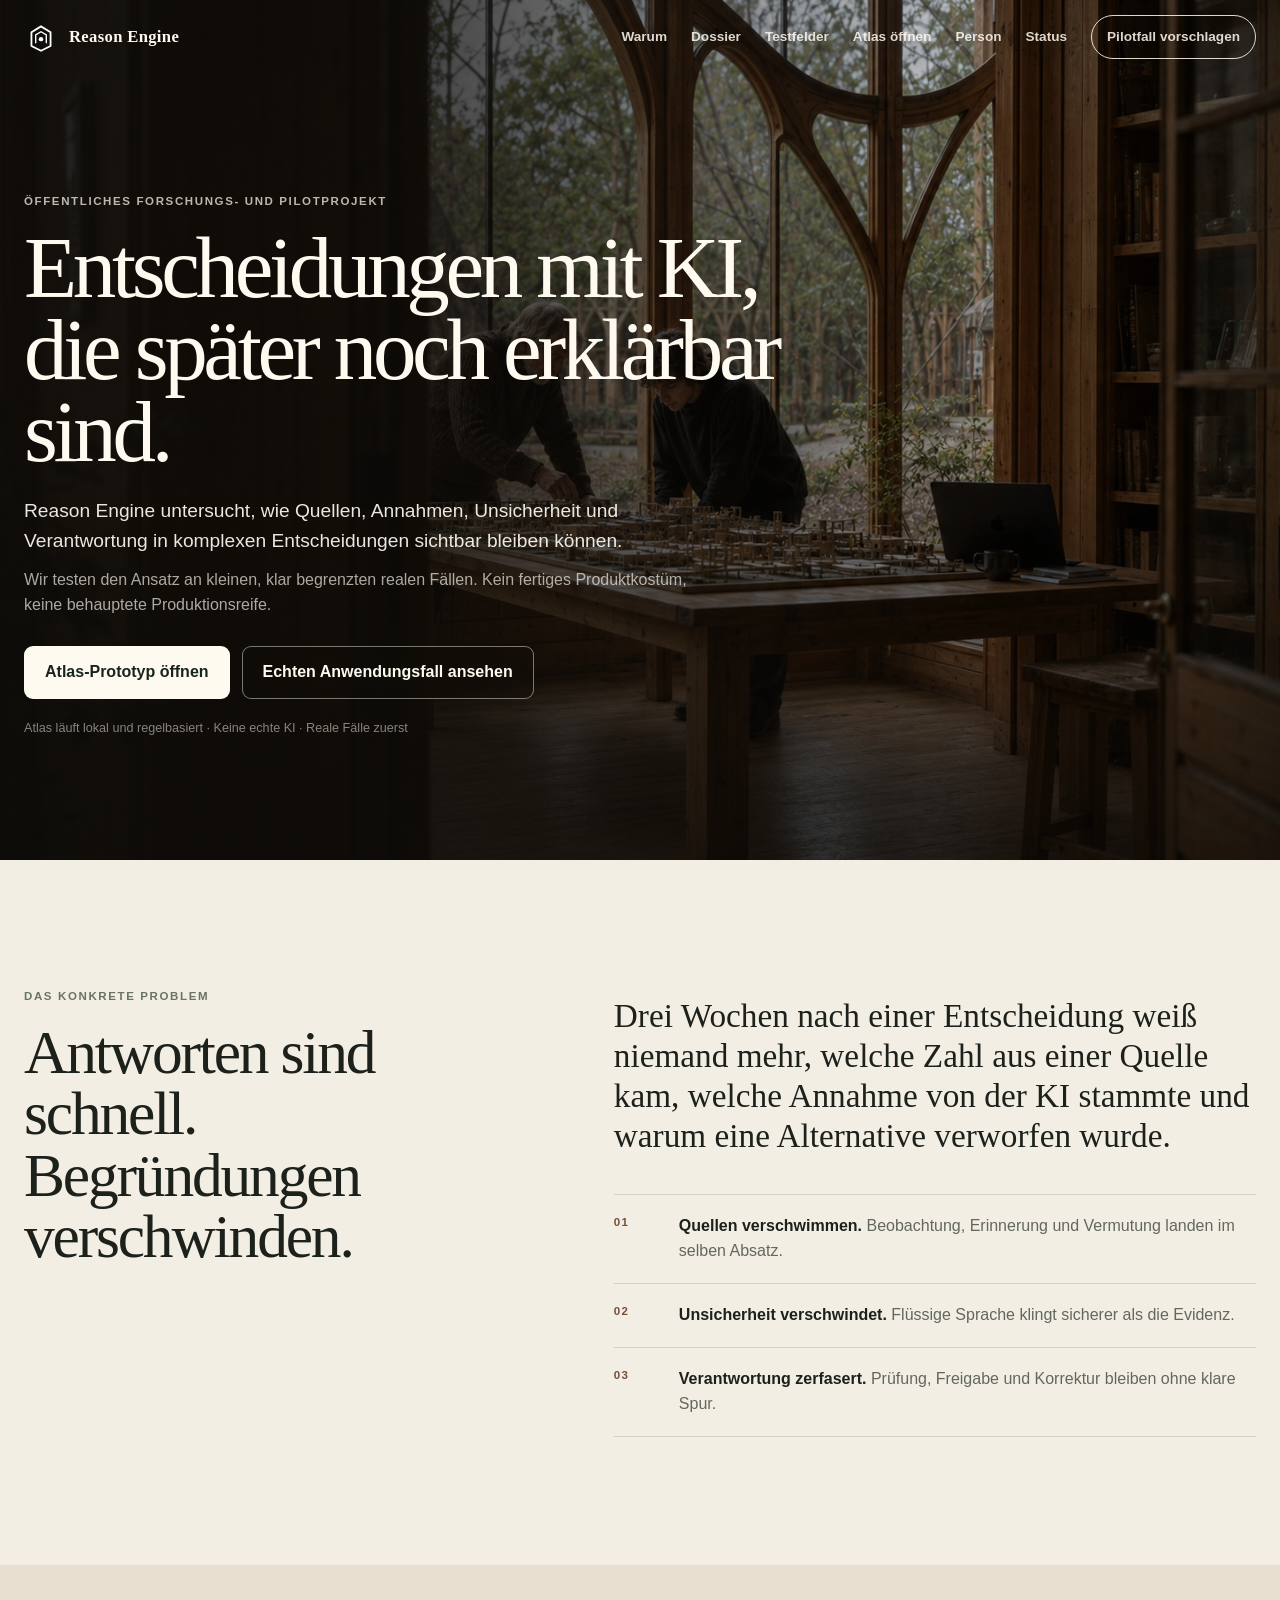
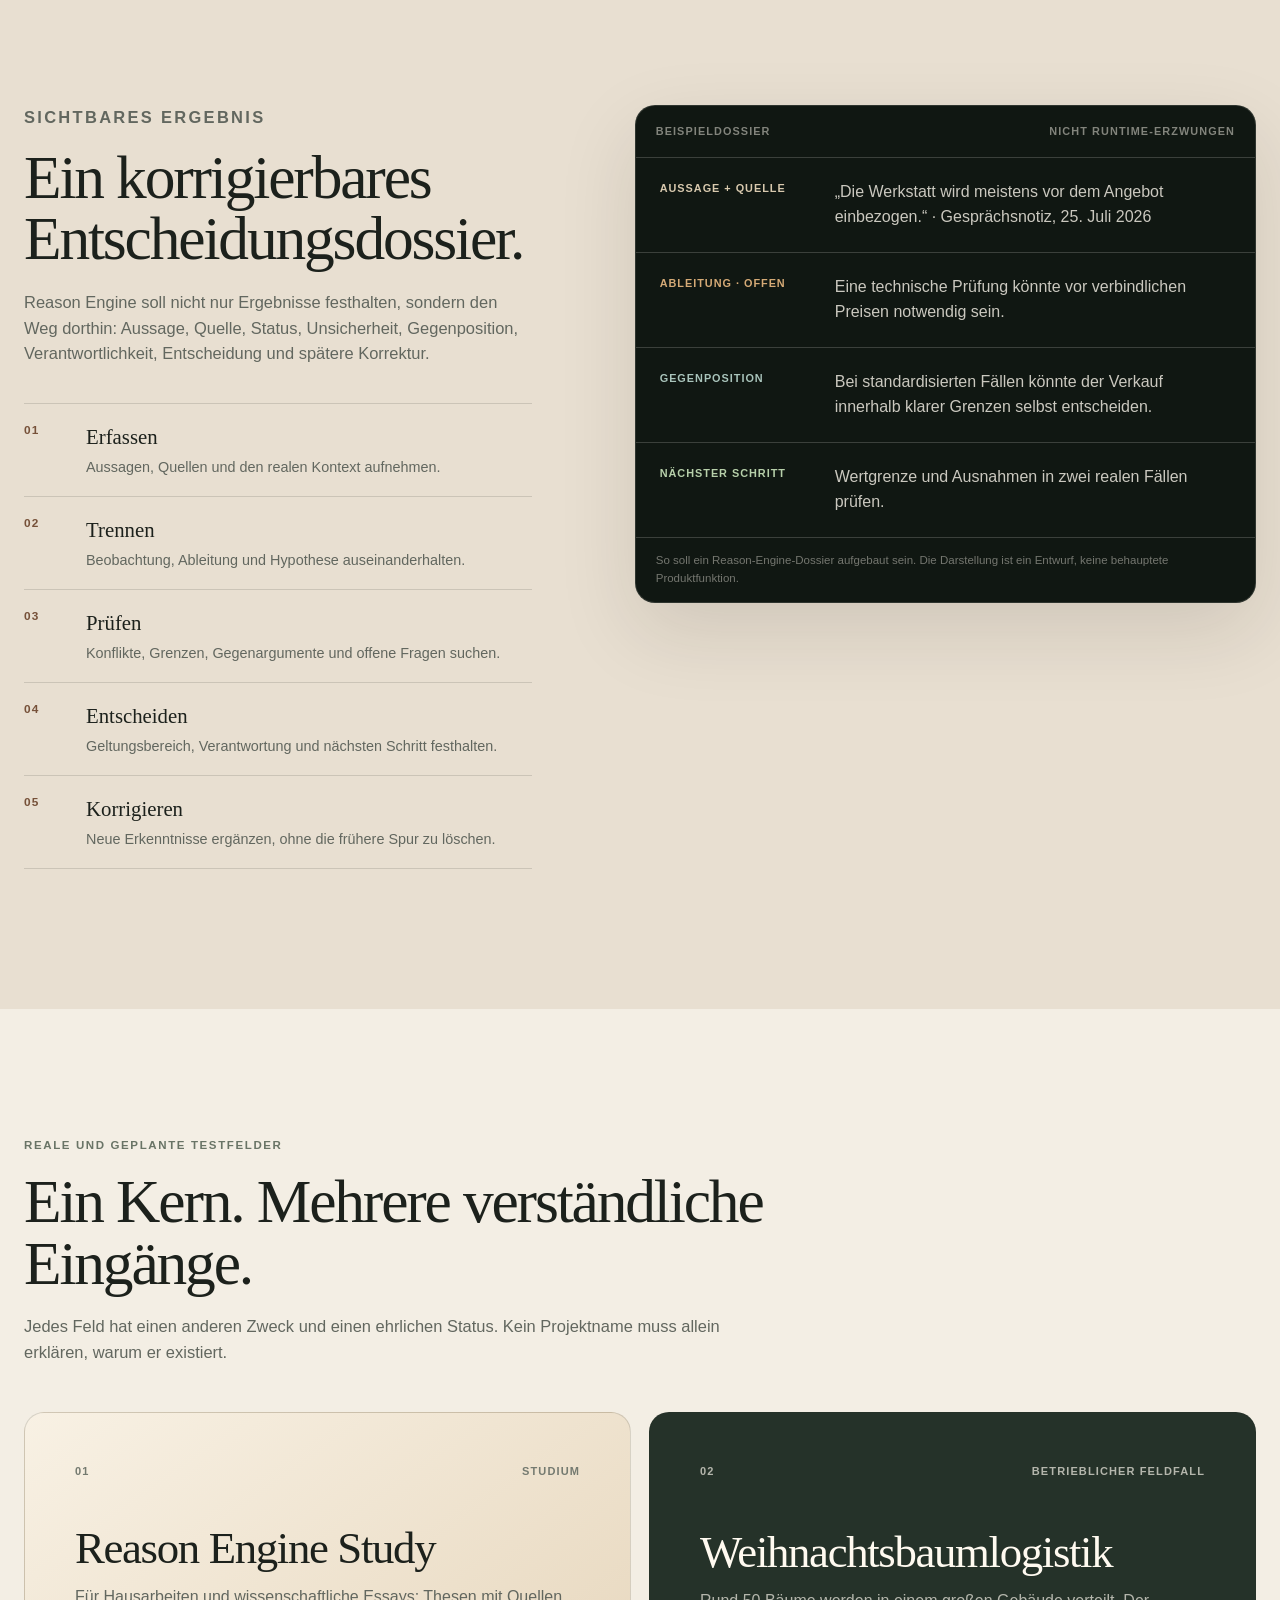
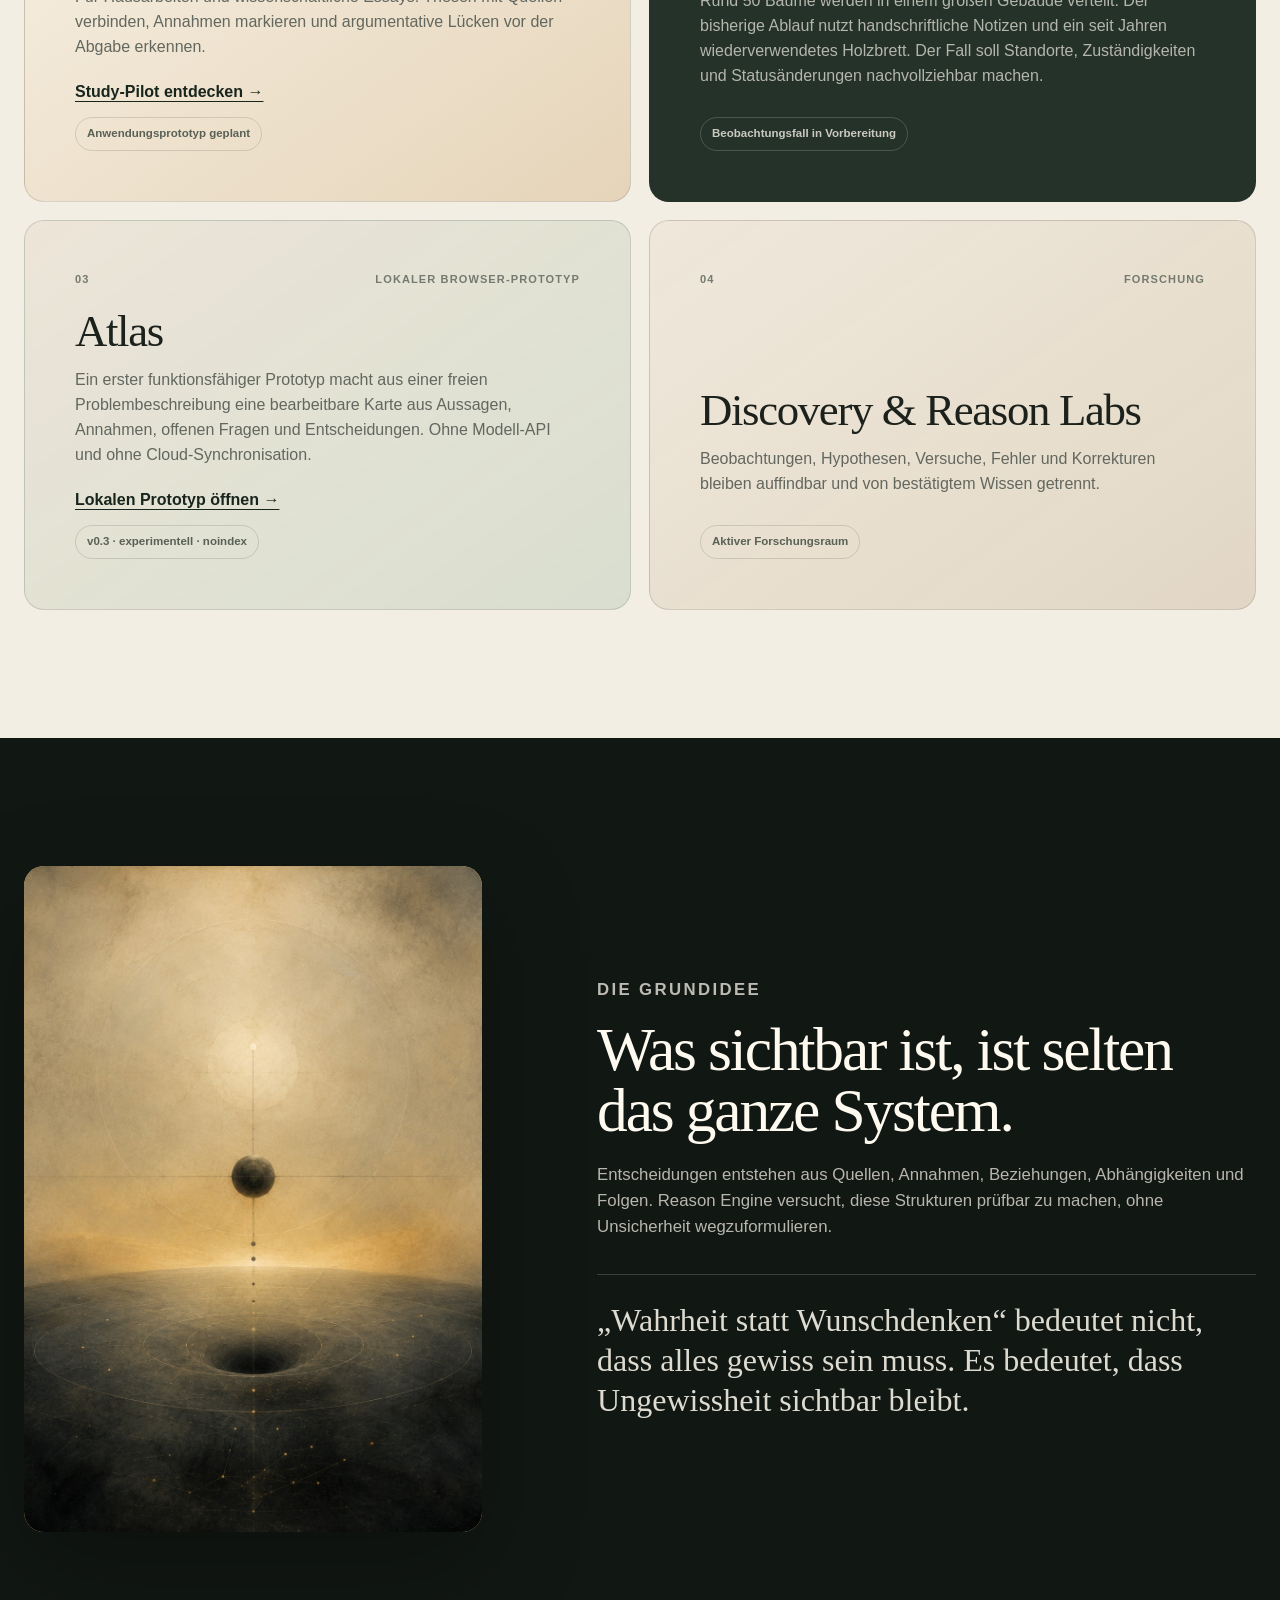
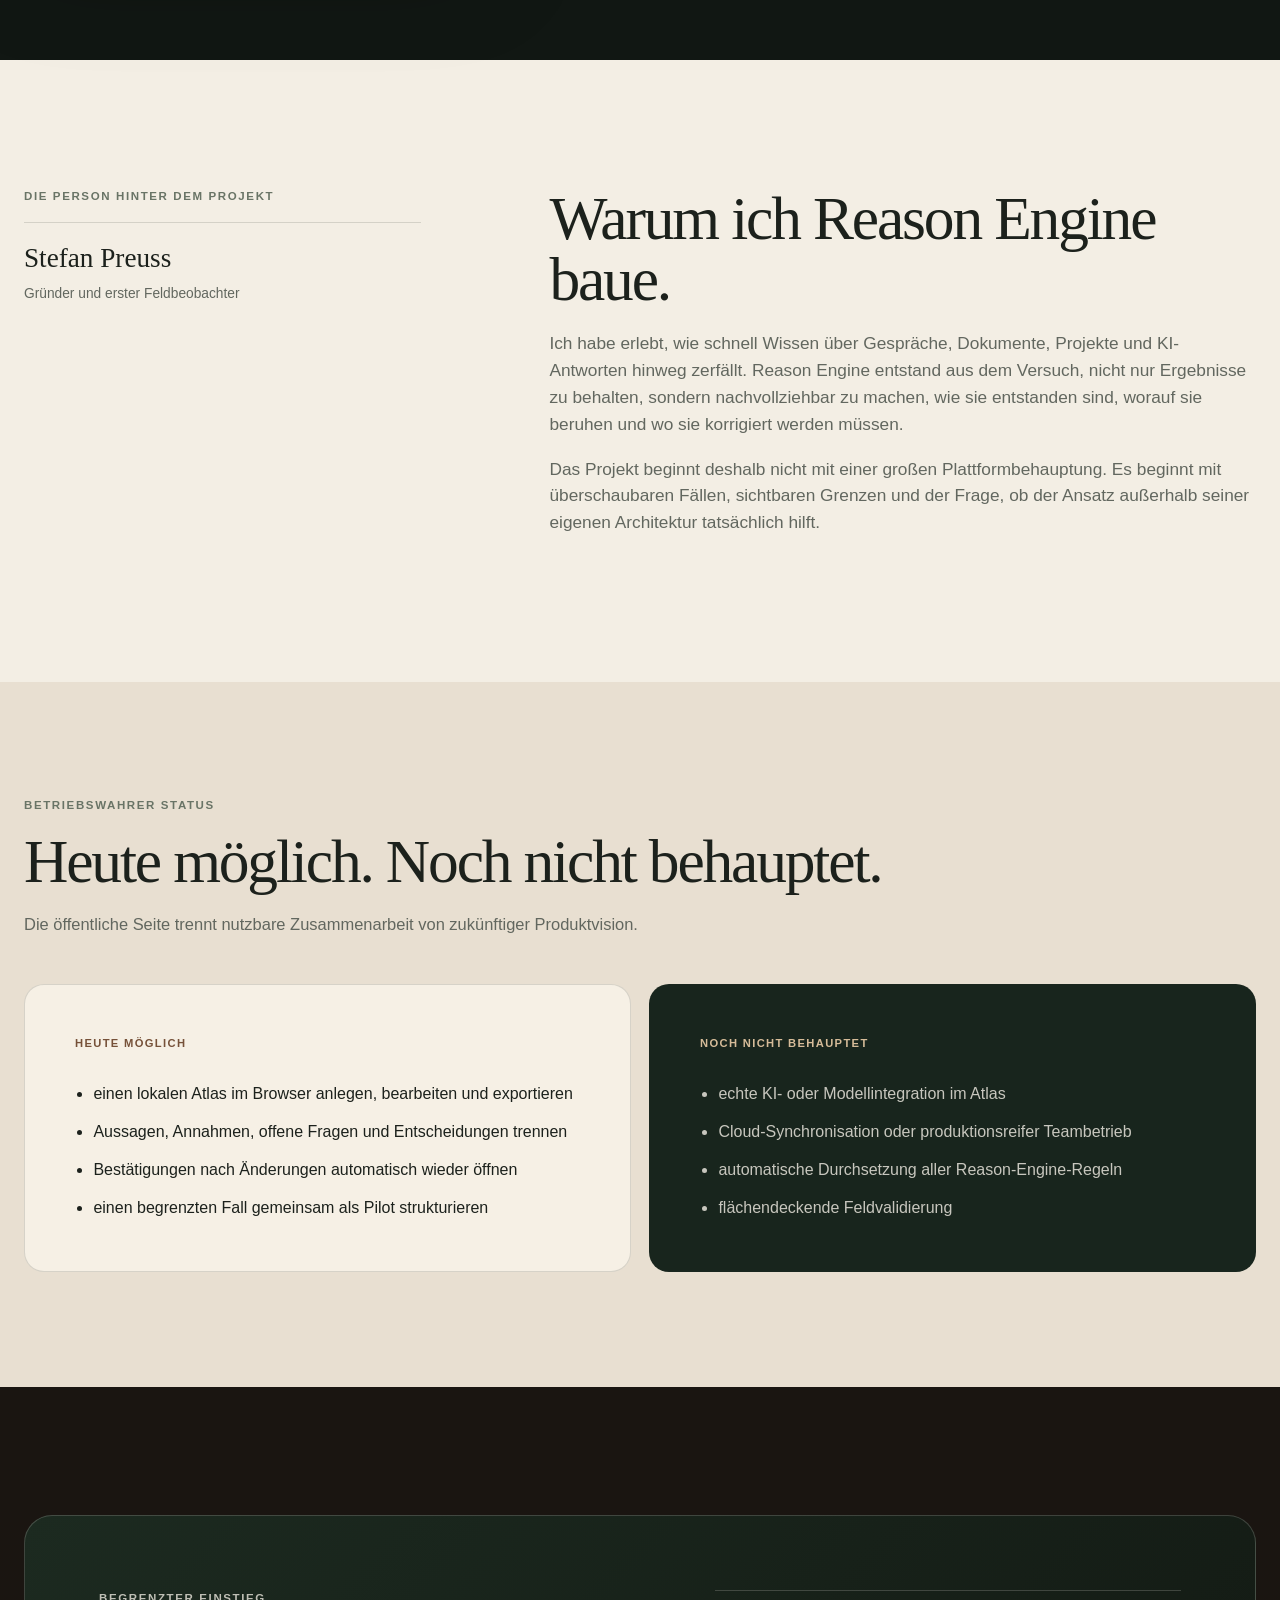
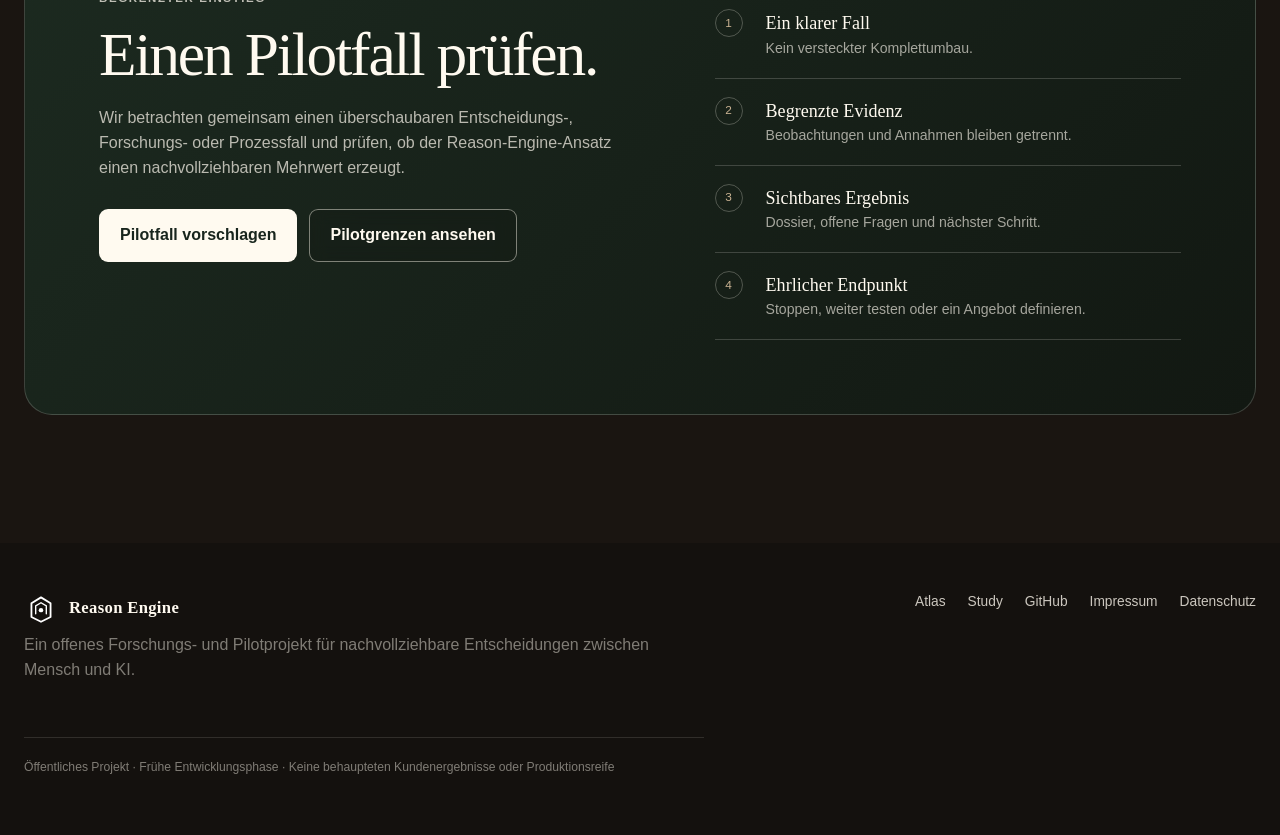
<file: index.html>
<!doctype html>
<html lang="de">
<head>
  <meta charset="utf-8">
  <meta name="viewport" content="width=device-width, initial-scale=1">
  <meta name="description" content="Reason Engine ist ein offenes Forschungs- und Pilotprojekt für nachvollziehbare Entscheidungen zwischen Mensch und KI.">
  <meta name="robots" content="index,follow,max-image-preview:large">
  <meta name="theme-color" content="#17140f">
  <meta name="reason-engine-build" content="public-entrance-v0.7-2026-07-26">
  <link rel="canonical" href="https://reasonengine.de/">
  <meta property="og:type" content="website">
  <meta property="og:title" content="Reason Engine · Entscheidungen mit KI, die später noch erklärbar sind">
  <meta property="og:description" content="Ein offenes Forschungs- und Pilotprojekt für nachvollziehbare Entscheidungen zwischen Mensch und KI.">
  <meta property="og:url" content="https://reasonengine.de/">
  <meta property="og:image" content="https://reasonengine.de/assets/IMG_0472.jpeg">
  <title>Reason Engine · Entscheidungen mit KI, die später noch erklärbar sind</title>
  <link rel="icon" href="assets/mark.svg" type="image/svg+xml">
  <link rel="manifest" href="site.webmanifest">
  <link rel="preload" href="assets/IMG_0472.jpeg" as="image" fetchpriority="high">
  <link rel="stylesheet" href="homepage-v0.5.css">
  <script src="homepage-v0.5.js" defer></script>
</head>
<body>
  <a class="skip-link" href="#main">Zum Inhalt springen</a>
  <header class="site-header" data-header>
    <div class="shell nav-shell">
      <a class="brand" href="#top" aria-label="Reason Engine Startseite"><img src="assets/mark.svg" width="34" height="34" alt=""><span>Reason Engine</span></a>
      <button class="nav-toggle" type="button" aria-expanded="false" aria-controls="site-nav" data-nav-toggle><span class="sr-only">Navigation öffnen</span><span></span><span></span></button>
      <nav id="site-nav" class="site-nav" aria-label="Hauptnavigation" data-nav>
        <a href="#warum">Warum</a><a href="#dossier">Dossier</a><a href="#felder">Testfelder</a><a href="app/">Atlas öffnen</a><a href="#person">Person</a><a href="#status">Status</a><a class="nav-cta" href="mailto:ohno5001@gmail.com?subject=Pilotfall%20f%C3%BCr%20Reason%20Engine">Pilotfall vorschlagen</a>
      </nav>
    </div>
  </header>
  <main id="main">
    <section class="hero" id="top" aria-labelledby="hero-title">
      <img class="hero-image" src="assets/IMG_0472.jpeg" width="1448" height="1086" fetchpriority="high" decoding="async" alt="Zwei Menschen arbeiten in einer hölzernen Bibliothek gemeinsam an einem großen Modell; daneben steht ein MacBook.">
      <div class="hero-shade" aria-hidden="true"></div>
      <div class="shell hero-inner"><div class="hero-copy reveal">
        <p class="eyebrow light">ÖFFENTLICHES FORSCHUNGS- UND PILOTPROJEKT</p>
        <h1 id="hero-title">Entscheidungen mit KI, die später noch erklärbar sind.</h1>
        <p class="hero-lead">Reason Engine untersucht, wie Quellen, Annahmen, Unsicherheit und Verantwortung in komplexen Entscheidungen sichtbar bleiben können.</p>
        <p class="hero-detail">Wir testen den Ansatz an kleinen, klar begrenzten realen Fällen. Kein fertiges Produktkostüm, keine behauptete Produktionsreife.</p>
        <div class="hero-actions"><a class="button button-light" href="app/">Atlas-Prototyp öffnen</a><a class="button button-ghost" href="#felder">Echten Anwendungsfall ansehen</a></div>
        <p class="hero-truth">Atlas läuft lokal und regelbasiert · Keine echte KI · Reale Fälle zuerst</p>
      </div></div>
    </section>

    <section class="problem-section" id="warum" aria-labelledby="problem-title">
      <div class="shell problem-layout">
        <div class="section-head reveal"><p class="eyebrow">DAS KONKRETE PROBLEM</p><h2 id="problem-title">Antworten sind schnell. Begründungen verschwinden.</h2></div>
        <div class="problem-example reveal">
          <p class="problem-lead">Drei Wochen nach einer Entscheidung weiß niemand mehr, welche Zahl aus einer Quelle kam, welche Annahme von der KI stammte und warum eine Alternative verworfen wurde.</p>
          <div class="problem-points">
            <div><span>01</span><p><strong>Quellen verschwimmen.</strong> Beobachtung, Erinnerung und Vermutung landen im selben Absatz.</p></div>
            <div><span>02</span><p><strong>Unsicherheit verschwindet.</strong> Flüssige Sprache klingt sicherer als die Evidenz.</p></div>
            <div><span>03</span><p><strong>Verantwortung zerfasert.</strong> Prüfung, Freigabe und Korrektur bleiben ohne klare Spur.</p></div>
          </div>
        </div>
      </div>
    </section>

    <section class="mechanism-section" id="dossier" aria-labelledby="mechanism-title">
      <div class="shell mechanism-grid">
        <div class="mechanism-copy reveal">
          <p class="eyebrow">SICHTBARES ERGEBNIS</p><h2 id="mechanism-title">Ein korrigierbares Entscheidungsdossier.</h2>
          <p>Reason Engine soll nicht nur Ergebnisse festhalten, sondern den Weg dorthin: Aussage, Quelle, Status, Unsicherheit, Gegenposition, Verantwortlichkeit, Entscheidung und spätere Korrektur.</p>
          <ol class="method-steps">
            <li><span>01</span><div><strong>Erfassen</strong><p>Aussagen, Quellen und den realen Kontext aufnehmen.</p></div></li>
            <li><span>02</span><div><strong>Trennen</strong><p>Beobachtung, Ableitung und Hypothese auseinanderhalten.</p></div></li>
            <li><span>03</span><div><strong>Prüfen</strong><p>Konflikte, Grenzen, Gegenargumente und offene Fragen suchen.</p></div></li>
            <li><span>04</span><div><strong>Entscheiden</strong><p>Geltungsbereich, Verantwortung und nächsten Schritt festhalten.</p></div></li>
            <li><span>05</span><div><strong>Korrigieren</strong><p>Neue Erkenntnisse ergänzen, ohne die frühere Spur zu löschen.</p></div></li>
          </ol>
        </div>
        <article class="reason-artifact reveal" aria-label="Beispiel eines Reason-Engine-Dossiers">
          <div class="artifact-head"><span>BEISPIELDOSSIER</span><span>NICHT RUNTIME-ERZWUNGEN</span></div>
          <div class="artifact-row heard"><span class="artifact-label">AUSSAGE + QUELLE</span><p>„Die Werkstatt wird meistens vor dem Angebot einbezogen.“ · Gesprächsnotiz, 25. Juli 2026</p></div>
          <div class="artifact-row inferred"><span class="artifact-label">ABLEITUNG · OFFEN</span><p>Eine technische Prüfung könnte vor verbindlichen Preisen notwendig sein.</p></div>
          <div class="artifact-row open"><span class="artifact-label">GEGENPOSITION</span><p>Bei standardisierten Fällen könnte der Verkauf innerhalb klarer Grenzen selbst entscheiden.</p></div>
          <div class="artifact-row confirmed"><span class="artifact-label">NÄCHSTER SCHRITT</span><p>Wertgrenze und Ausnahmen in zwei realen Fällen prüfen.</p></div>
          <p class="artifact-note">So soll ein Reason-Engine-Dossier aufgebaut sein. Die Darstellung ist ein Entwurf, keine behauptete Produktfunktion.</p>
        </article>
      </div>
    </section>

    <section class="projects-section" id="felder" aria-labelledby="projects-title">
      <div class="shell">
        <div class="section-head reveal"><p class="eyebrow">REALE UND GEPLANTE TESTFELDER</p><h2 id="projects-title">Ein Kern. Mehrere verständliche Eingänge.</h2><p>Jedes Feld hat einen anderen Zweck und einen ehrlichen Status. Kein Projektname muss allein erklären, warum er existiert.</p></div>
        <div class="project-grid">
          <article class="project-card project-study reveal"><div class="project-meta"><span>01</span><span>STUDIUM</span></div><h3>Reason Engine Study</h3><p>Für Hausarbeiten und wissenschaftliche Essays: Thesen mit Quellen verbinden, Annahmen markieren und argumentative Lücken vor der Abgabe erkennen.</p><a class="card-link" href="study.html">Study-Pilot entdecken →</a><span class="status-chip">Anwendungsprototyp geplant</span></article>
          <article class="project-card project-p2 reveal"><div class="project-meta"><span>02</span><span>BETRIEBLICHER FELDFALL</span></div><h3>Weihnachtsbaumlogistik</h3><p>Rund 50 Bäume werden in einem großen Gebäude verteilt. Der bisherige Ablauf nutzt handschriftliche Notizen und ein seit Jahren wiederverwendetes Holzbrett. Der Fall soll Standorte, Zuständigkeiten und Statusänderungen nachvollziehbar machen.</p><span class="status-chip">Beobachtungsfall in Vorbereitung</span></article>
          <article class="project-card project-atlas reveal"><div class="project-meta"><span>03</span><span>LOKALER BROWSER-PROTOTYP</span></div><h3>Atlas</h3><p>Ein erster funktionsfähiger Prototyp macht aus einer freien Problembeschreibung eine bearbeitbare Karte aus Aussagen, Annahmen, offenen Fragen und Entscheidungen. Ohne Modell-API und ohne Cloud-Synchronisation.</p><a class="card-link" href="app/">Lokalen Prototyp öffnen →</a><span class="status-chip">v0.3 · experimentell · noindex</span></article>
          <article class="project-card project-lab reveal"><div class="project-meta"><span>04</span><span>FORSCHUNG</span></div><h3>Discovery & Reason Labs</h3><p>Beobachtungen, Hypothesen, Versuche, Fehler und Korrekturen bleiben auffindbar und von bestätigtem Wissen getrennt.</p><span class="status-chip">Aktiver Forschungsraum</span></article>
        </div>
      </div>
    </section>

    <section class="manifest-section" aria-labelledby="manifest-title"><div class="shell manifest-grid">
      <figure class="manifest-image reveal"><img src="assets/IMG_0473.jpeg" width="1122" height="1402" loading="lazy" decoding="async" alt="Abstrakte Darstellung einer schwebenden Kugel, geometrischer Beziehungen und einer verborgenen Tiefe unter einer dunklen Oberfläche."></figure>
      <div class="manifest-copy reveal"><p class="eyebrow light">DIE GRUNDIDEE</p><h2 id="manifest-title">Was sichtbar ist, ist selten das ganze System.</h2><p>Entscheidungen entstehen aus Quellen, Annahmen, Beziehungen, Abhängigkeiten und Folgen. Reason Engine versucht, diese Strukturen prüfbar zu machen, ohne Unsicherheit wegzuformulieren.</p><blockquote>„Wahrheit statt Wunschdenken“ bedeutet nicht, dass alles gewiss sein muss. Es bedeutet, dass Ungewissheit sichtbar bleibt.</blockquote></div>
    </div></section>

    <section class="founder-section" id="person" aria-labelledby="founder-title"><div class="shell founder-layout">
      <div class="founder-label reveal"><p class="eyebrow">DIE PERSON HINTER DEM PROJEKT</p><p class="founder-name">Stefan Preuss<br><span>Gründer und erster Feldbeobachter</span></p></div>
      <div class="founder-copy reveal"><h2 id="founder-title">Warum ich Reason Engine baue.</h2><p>Ich habe erlebt, wie schnell Wissen über Gespräche, Dokumente, Projekte und KI-Antworten hinweg zerfällt. Reason Engine entstand aus dem Versuch, nicht nur Ergebnisse zu behalten, sondern nachvollziehbar zu machen, wie sie entstanden sind, worauf sie beruhen und wo sie korrigiert werden müssen.</p><p>Das Projekt beginnt deshalb nicht mit einer großen Plattformbehauptung. Es beginnt mit überschaubaren Fällen, sichtbaren Grenzen und der Frage, ob der Ansatz außerhalb seiner eigenen Architektur tatsächlich hilft.</p></div>
    </div></section>

    <section class="status-section" id="status" aria-labelledby="status-title"><div class="shell">
      <div class="section-head reveal"><p class="eyebrow">BETRIEBSWAHRER STATUS</p><h2 id="status-title">Heute möglich. Noch nicht behauptet.</h2><p>Die öffentliche Seite trennt nutzbare Zusammenarbeit von zukünftiger Produktvision.</p></div>
      <div class="truth-grid">
        <article class="truth-card available reveal"><span>HEUTE MÖGLICH</span><ul><li>einen lokalen Atlas im Browser anlegen, bearbeiten und exportieren</li><li>Aussagen, Annahmen, offene Fragen und Entscheidungen trennen</li><li>Bestätigungen nach Änderungen automatisch wieder öffnen</li><li>einen begrenzten Fall gemeinsam als Pilot strukturieren</li></ul></article>
        <article class="truth-card not-claimed reveal"><span>NOCH NICHT BEHAUPTET</span><ul><li>echte KI- oder Modellintegration im Atlas</li><li>Cloud-Synchronisation oder produktionsreifer Teambetrieb</li><li>automatische Durchsetzung aller Reason-Engine-Regeln</li><li>flächendeckende Feldvalidierung</li></ul></article>
      </div>
    </div></section>

    <section class="pilot-section" id="pilot" aria-labelledby="pilot-title"><div class="shell pilot-card reveal">
      <div class="pilot-copy"><p class="eyebrow light">BEGRENZTER EINSTIEG</p><h2 id="pilot-title">Einen Pilotfall prüfen.</h2><p>Wir betrachten gemeinsam einen überschaubaren Entscheidungs-, Forschungs- oder Prozessfall und prüfen, ob der Reason-Engine-Ansatz einen nachvollziehbaren Mehrwert erzeugt.</p><div class="hero-actions"><a class="button button-light" href="mailto:ohno5001@gmail.com?subject=Pilotfall%20f%C3%BCr%20Reason%20Engine">Pilotfall vorschlagen</a><a class="button button-ghost" href="#pilot-rahmen">Pilotgrenzen ansehen</a></div></div>
      <div class="pilot-boundary" id="pilot-rahmen"><div><span>1</span><p><strong>Ein klarer Fall</strong><br>Kein versteckter Komplettumbau.</p></div><div><span>2</span><p><strong>Begrenzte Evidenz</strong><br>Beobachtungen und Annahmen bleiben getrennt.</p></div><div><span>3</span><p><strong>Sichtbares Ergebnis</strong><br>Dossier, offene Fragen und nächster Schritt.</p></div><div><span>4</span><p><strong>Ehrlicher Endpunkt</strong><br>Stoppen, weiter testen oder ein Angebot definieren.</p></div></div>
    </div></section>
  </main>
  <footer class="site-footer"><div class="shell footer-grid"><div><a class="brand footer-brand" href="#top"><img src="assets/mark.svg" width="32" height="32" alt=""><span>Reason Engine</span></a><p>Ein offenes Forschungs- und Pilotprojekt für nachvollziehbare Entscheidungen zwischen Mensch und KI.</p></div><div class="footer-links"><a href="app/">Atlas</a><a href="study.html">Study</a><a href="https://github.com/ans5000/reason-engine" rel="noopener noreferrer">GitHub</a><a href="impressum.html">Impressum</a><a href="datenschutz.html">Datenschutz</a></div><p class="footer-status">Öffentliches Projekt · Frühe Entwicklungsphase · Keine behaupteten Kundenergebnisse oder Produktionsreife</p></div></footer>
</body>
</html>
</file>
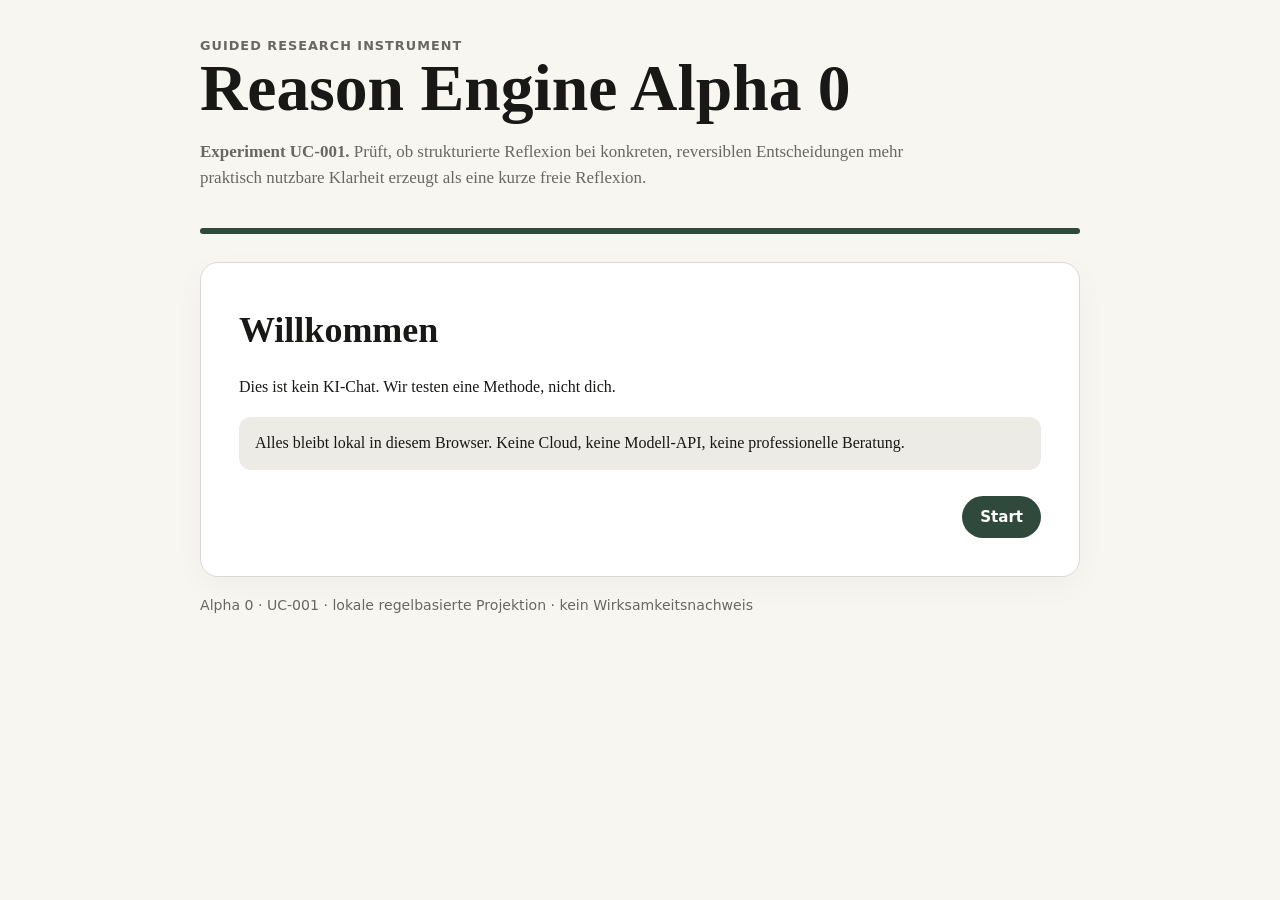
<file: alpha/index.html>
<!doctype html>
<html lang="de">
<head>
<meta charset="utf-8"><meta name="viewport" content="width=device-width,initial-scale=1">
<meta name="robots" content="noindex,nofollow">
<title>Reason Engine Alpha 0 · UC-001</title>
<style>
:root{--ink:#181817;--muted:#686862;--line:#d9d8d2;--paper:#f7f6f1;--card:#fff;--accent:#2f4a3d;--soft:#ecebe5}
*{box-sizing:border-box}body{margin:0;background:var(--paper);color:var(--ink);font-family:ui-serif,Georgia,serif;line-height:1.55}.shell{max-width:920px;margin:auto;padding:38px 20px 90px}.top{display:flex;justify-content:space-between;gap:20px}.eyebrow{font:700 .8rem system-ui;letter-spacing:.08em;text-transform:uppercase;color:var(--muted)}h1{font-size:clamp(2.2rem,6vw,4.1rem);line-height:1;margin:.2rem 0 .8rem}h2{font-size:clamp(1.6rem,4vw,2.25rem);margin:.1rem 0 .5rem}.lede{max-width:720px;color:var(--muted);font-size:1.06rem}.status,.footer{font:.88rem system-ui;color:var(--muted)}.bar{height:6px;background:#ddd;border-radius:99px;overflow:hidden;margin:20px 0 28px}.bar span{display:block;height:100%;background:var(--accent)}.screen{display:none;background:var(--card);border:1px solid var(--line);border-radius:18px;padding:clamp(22px,4vw,38px);box-shadow:0 10px 30px #00000009}.screen.active{display:block}.note{background:var(--soft);border-radius:12px;padding:14px 16px;margin:18px 0}label{display:block;font:600 .95rem system-ui;margin:17px 0 7px}textarea,input[type=text],input[type=number]{width:100%;border:1px solid #bdbcb5;border-radius:10px;padding:12px;background:#fff;font:1rem system-ui}textarea{min-height:115px;resize:vertical}.long{min-height:220px}.grid{display:grid;grid-template-columns:1fr 1fr;gap:14px}.cell{border:1px solid var(--line);border-radius:12px;padding:14px}.actions{display:flex;justify-content:space-between;gap:12px;flex-wrap:wrap;margin-top:26px}.btn{border:0;border-radius:999px;padding:12px 18px;background:var(--accent);color:#fff;font:700 .94rem system-ui}.secondary{background:var(--soft);color:var(--ink);border:1px solid var(--line)}.question{border:1px solid var(--line);border-radius:12px;padding:14px;margin:14px 0}.why{font:.84rem system-ui;color:var(--muted);margin-top:6px}.dossier{white-space:pre-wrap;background:#fbfaf6;border:1px solid var(--line);border-radius:12px;padding:18px;font: .91rem ui-monospace,monospace}.footer{margin-top:20px}@media(max-width:680px){.grid{grid-template-columns:1fr}.top{display:block}}
</style>
</head>
<body><main class="shell">
<div class="top"><div><div class="eyebrow">Guided Research Instrument</div><h1>Reason Engine Alpha 0</h1><p class="lede"><strong>Experiment UC-001.</strong> Prüft, ob strukturierte Reflexion bei konkreten, reversiblen Entscheidungen mehr praktisch nutzbare Klarheit erzeugt als eine kurze freie Reflexion.</p></div><div class="status" id="status"></div></div>
<div class="bar"><span id="bar"></span></div>

<section class="screen active"><h2>Willkommen</h2><p>Dies ist kein KI-Chat. Wir testen eine Methode, nicht dich.</p><div class="note">Alles bleibt lokal in diesem Browser. Keine Cloud, keine Modell-API, keine professionelle Beratung.</div><div class="actions"><span></span><button class="btn" data-next>Start</button></div></section>

<section class="screen"><h2>Einverständnis und Grenzen</h2><div class="note"><strong>Nicht geeignet</strong> für medizinische oder psychische Krisen, Recht, erhebliche finanzielle Risiken, unmittelbare Gefahren oder irreversible Entscheidungen.</div><label><input id="c1" type="checkbox"> Ich verstehe den experimentellen Charakter.</label><label><input id="c2" type="checkbox"> Mein Fall ist konkret, reversibel und nicht hochriskant.</label><div class="actions"><button class="btn secondary" data-back>Zurück</button><button class="btn" id="consent" disabled data-next>Weiter</button></div></section>

<section class="screen"><h2>Freie Reflexion</h2><p>Beschreibe die Situation frei. Noch keine Kategorien, noch keine Analyse.</p><label>Deine Situation</label><textarea class="long" id="original"></textarea><label>Klarheit vorher, 1 bis 7</label><input id="clarityBefore" type="number" min="1" max="7"><label>Größte Unsicherheit</label><input id="uncertainty" type="text"><label>Vermuteter nächster Schritt</label><input id="nextBefore" type="text"><div class="actions"><button class="btn secondary" data-back>Zurück</button><button class="btn" id="analyse">Erstprojektion bilden</button></div></section>

<section class="screen"><h2>Drei gezielte Nachfragen</h2><p>Diese Fragen wurden aus Unsicherheiten der internen Erstprojektion abgeleitet. Sie sollen die Projektion korrigieren, bevor du sie siehst.</p><div id="questionsBox"></div><div class="actions"><button class="btn secondary" data-back>Zurück</button><button class="btn" id="applyAnswers">Projektion aktualisieren</button></div></section>

<section class="screen"><h2>Vorläufige Projektion</h2><p>Dies ist eine lokale, regelbasierte Projektion deiner Angaben. Sie ist keine objektive Beschreibung. Bearbeite sie direkt.</p><div class="grid" id="projectionGrid"></div><div class="actions"><button class="btn secondary" data-back>Zurück</button><button class="btn" data-next>Review</button></div></section>

<section class="screen"><h2>Wo liegt die Projektion falsch?</h2><label>Was fehlt, ist falsch eingeordnet, übertrieben oder zu stark vereinfacht?</label><textarea id="corrections"></textarea><label>Was soll ausdrücklich nicht Teil des Dossiers sein?</label><textarea id="exclude"></textarea><div class="actions"><button class="btn secondary" data-back>Zurück</button><button class="btn" id="makeDossier">Dossier erzeugen</button></div></section>

<section class="screen"><h2>Decision Dossier</h2><p>Originaltext, Nachfragen, korrigierte Projektion und Grenzen bleiben getrennt sichtbar.</p><div class="dossier" id="dossier"></div><div class="actions"><button class="btn secondary" data-back>Zurück</button><button class="btn secondary" id="download">Herunterladen</button><button class="btn" data-next>Outcome</button></div></section>

<section class="screen"><h2>Hat die Struktur geholfen?</h2><label>Klarheit jetzt, 1 bis 7</label><input id="clarityAfter" type="number" min="1" max="7"><label>Welche zuvor implizite Annahme wurde sichtbar?</label><input id="visibleAssumption" type="text"><label>Welche offene Frage wurde präziser?</label><input id="clearQuestion" type="text"><label>Was ist jetzt dein nächster Schritt?</label><input id="nextAfter" type="text"><label><strong>Pflichtfeld:</strong> Was wurde verzerrt, vereinfacht oder ging verloren?</label><textarea id="loss"></textarea><div class="note" id="outcome">Noch nicht ausgewertet.</div><div class="actions"><button class="btn secondary" data-back>Zurück</button><button class="btn secondary" id="clear">Lokale Daten löschen</button><button class="btn" id="evaluate">Fall auswerten</button></div><p><strong>Dieses Experiment endet hier. Die Entscheidung gehört wieder dir.</strong></p></section>
<p class="footer">Alpha 0 · UC-001 · lokale regelbasierte Projektion · kein Wirksamkeitsnachweis</p>
</main>
<script>
const cats=['observations','assumptions','evidence','openQuestions','conflicts','options'];const labels={observations:'Beobachtungen',assumptions:'Annahmen',evidence:'Evidenz',openQuestions:'Offene Fragen',conflicts:'Konflikte',options:'Optionen'};const store='re-alpha0-v2';let step=0,state={answers:['','',''],projection:{}};const screens=[...document.querySelectorAll('.screen')],status=document.getElementById('status'),bar=document.getElementById('bar');function show(n){step=Math.max(0,Math.min(7,n));screens.forEach((s,i)=>s.classList.toggle('active',i===step));status.textContent=`Bildschirm ${step} von 7`;bar.style.width=`${step/7*100}%`;save();scrollTo(0,0)}document.querySelectorAll('[data-next]').forEach(b=>b.onclick=()=>show(step+1));document.querySelectorAll('[data-back]').forEach(b=>b.onclick=()=>show(step-1));function val(id){return(document.getElementById(id)?.value||'').trim()}function lines(a){return a.filter(Boolean).map(x=>'• '+x).join('\n')}function sentences(t){return t.replace(/\s+/g,' ').split(/(?<=[.!?])\s+/).map(x=>x.trim()).filter(x=>x.length>12)}function uniq(a){return[...new Set(a)].slice(0,6)}
function project(){const text=val('original'),ss=sentences(text),uncertainty=val('uncertainty'),next=val('nextBefore');const observations=ss.filter(s=>/\b(ich habe|ich bin|seit|200\d|201\d|202\d|semester|frist|familie|momentan)\b/i.test(s)&&!/\b(könnte|würde|wahrscheinlich|vielleicht|glaube|denke)\b/i.test(s));const assumptions=ss.filter(s=>/\b(könnte|würde|wahrscheinlich|vielleicht|glaube|denke|schaffe|sollte)\b/i.test(s));const conflicts=ss.filter(s=>/\b(aber|andererseits|gleichzeitig|allerdings|trotzdem)\b/i.test(s));const options=[];if(/\boder\b/i.test(text)){const m=text.match(/([^.!?]{3,80})\s+oder\s+([^.!?]{3,80})/i);if(m)options.push(m[1].trim(),m[2].trim())}if(next)options.push('Aktuell erwogener nächster Schritt: '+next);const questions=[];if(uncertainty)questions.push(uncertainty.endsWith('?')?uncertainty:uncertainty+'?');questions.push('Welche Information müsste vor der Entscheidung noch verlässlich geklärt werden?');state.projection={observations:lines(uniq(observations.length?observations:[ss[0]||text])),assumptions:lines(uniq(assumptions)),evidence:'• Im Originaltext wurden bisher überwiegend persönliche Erfahrungen und Selbsteinschätzungen genannt.\n• Externe oder dokumentierte Evidenz ist noch nicht angegeben.',openQuestions:lines(uniq(questions)),conflicts:lines(uniq(conflicts)),options:lines(uniq(options))};state.questions=[{q:uncertainty?`Was genau müsste passieren, damit sich deine größte Unsicherheit „${uncertainty}“ deutlich verringert?`:'Welche Unsicherheit würde deine Entscheidung am stärksten verändern?',why:'Reduziert die größte Unsicherheit der Erstprojektion.'},{q:conflicts.length?'In deinem Text stehen mindestens zwei Motive gegeneinander. Welches davon soll bei der Entscheidung mehr Gewicht haben, und warum?':'Welche zwei Ziele oder Bedürfnisse stehen in deiner Entscheidung am stärksten gegeneinander?',why:'Trennt konkurrierende Interpretationen des Hauptkonflikts.'},{q:next?`Welche neue Information könnte deinen derzeitigen nächsten Schritt „${next}“ noch verändern?`:'Welche Antwort würde deinen nächsten Schritt am stärksten verändern?',why:'Prüft die Handlungsrelevanz der Projektion.'}]}
function renderQuestions(){questionsBox.innerHTML=state.questions.map((x,i)=>`<div class="question"><label>${x.q}</label><textarea id="answer${i}">${state.answers[i]||''}</textarea><div class="why">Warum diese Frage? ${x.why}</div></div>`).join('')}function renderProjection(){projectionGrid.innerHTML=cats.map(c=>`<div class="cell"><label>${labels[c]}</label><textarea id="p_${c}">${state.projection[c]||''}</textarea></div>`).join('');cats.forEach(c=>document.getElementById('p_'+c).oninput=save)}analyse.onclick=()=>{if(val('original').length<40){alert('Bitte beschreibe den Fall zunächst etwas ausführlicher.');return}project();renderQuestions();show(3)}applyAnswers.onclick=()=>{state.answers=state.questions.map((_,i)=>val('answer'+i));state.projection.evidence+=(state.answers.filter(Boolean).length?'\n• Antworten aus dem Clarification Pass wurden ergänzt.':'');state.projection.openQuestions+='\n'+lines(state.questions.map((x,i)=>state.answers[i]?`${x.q} — Antwort: ${state.answers[i]}`:x.q));renderProjection();show(4)}function syncProjection(){cats.forEach(c=>{const el=document.getElementById('p_'+c);if(el)state.projection[c]=el.value.trim()})}
function dossierText(){syncProjection();return`REASON ENGINE ALPHA 0\nEXPERIMENT UC-001\n\nORIGINALTEXT\n${val('original')||'Nicht angegeben'}\n\nAUSGANGSLAGE\nKlarheit vorher: ${val('clarityBefore')||'–'}/7\nGrößte Unsicherheit: ${val('uncertainty')||'Nicht angegeben'}\nVermuteter nächster Schritt: ${val('nextBefore')||'Nicht angegeben'}\n\nADAPTIVE NACHFRAGEN\n${state.questions.map((x,i)=>`${i+1}. ${x.q}\nZweck: ${x.why}\nAntwort: ${state.answers[i]||'Nicht beantwortet'}`).join('\n\n')}\n\nKORRIGIERTE PROJEKTION\n${cats.map(c=>`\n${labels[c].toUpperCase()}\n${state.projection[c]||'Nicht angegeben'}`).join('\n')}\n\nNUTZERKORREKTUR\n${val('corrections')||'Nicht angegeben'}\n\nAUSGESCHLOSSEN\n${val('exclude')||'Nicht angegeben'}\n\nGRENZE\nLokale regelbasierte Projektion. Keine objektive Beschreibung, keine professionelle Beratung und keine Entscheidung.`}makeDossier.onclick=()=>{dossier.textContent=dossierText();show(6)};download.onclick=()=>{const a=document.createElement('a');a.href=URL.createObjectURL(new Blob([dossierText()],{type:'text/plain;charset=utf-8'}));a.download='reason-engine-alpha0-uc001.txt';a.click()};evaluate.onclick=()=>{const b=Number(val('clarityBefore')),a=Number(val('clarityAfter')),loss=val('loss'),signals=[val('visibleAssumption'),val('clearQuestion'),val('nextAfter')].filter(Boolean).length;let s='INCONCLUSIVE',r='Angaben reichen nicht für eine vorläufige Einordnung.';if(b&&a&&loss){if(a>b&&signals>=2){s='PRELIMINARILY_SUPPORTED';r='Klarheit stieg und mindestens zwei praktisch relevante Signale wurden benannt.'}else if(a<=b&&signals===0){s='NOT_SUPPORTED';r='In diesem Fall entstand keine berichtete Klarheits- oder Handlungshilfe.'}else{s='CONTEXT_LIMITED';r='Der Fall zeigt gemischte oder stark kontextabhängige Signale.'}}outcome.innerHTML=`<strong>${s}</strong><br>${r}<br>Bewertet wird nur dieser einzelne Durchlauf.`;save()};function save(){syncProjection();const data={};document.querySelectorAll('textarea,input[type=text],input[type=number]').forEach(e=>data[e.id]=e.value);state.fields=data;localStorage.setItem(store,JSON.stringify(state))}function load(){try{state=Object.assign(state,JSON.parse(localStorage.getItem(store)||'{}'));Object.entries(state.fields||{}).forEach(([id,v])=>{const e=document.getElementById(id);if(e)e.value=v})}catch{}}document.querySelectorAll('textarea,input').forEach(e=>e.addEventListener('input',save));function consentCheck(){consent.disabled=!(c1.checked&&c2.checked)}c1.onchange=consentCheck;c2.onchange=consentCheck;clear.onclick=()=>{if(confirm('Alle lokalen Alpha-Daten löschen?')){localStorage.removeItem(store);location.reload()}};load();show(0);
</script></body></html>
</file>
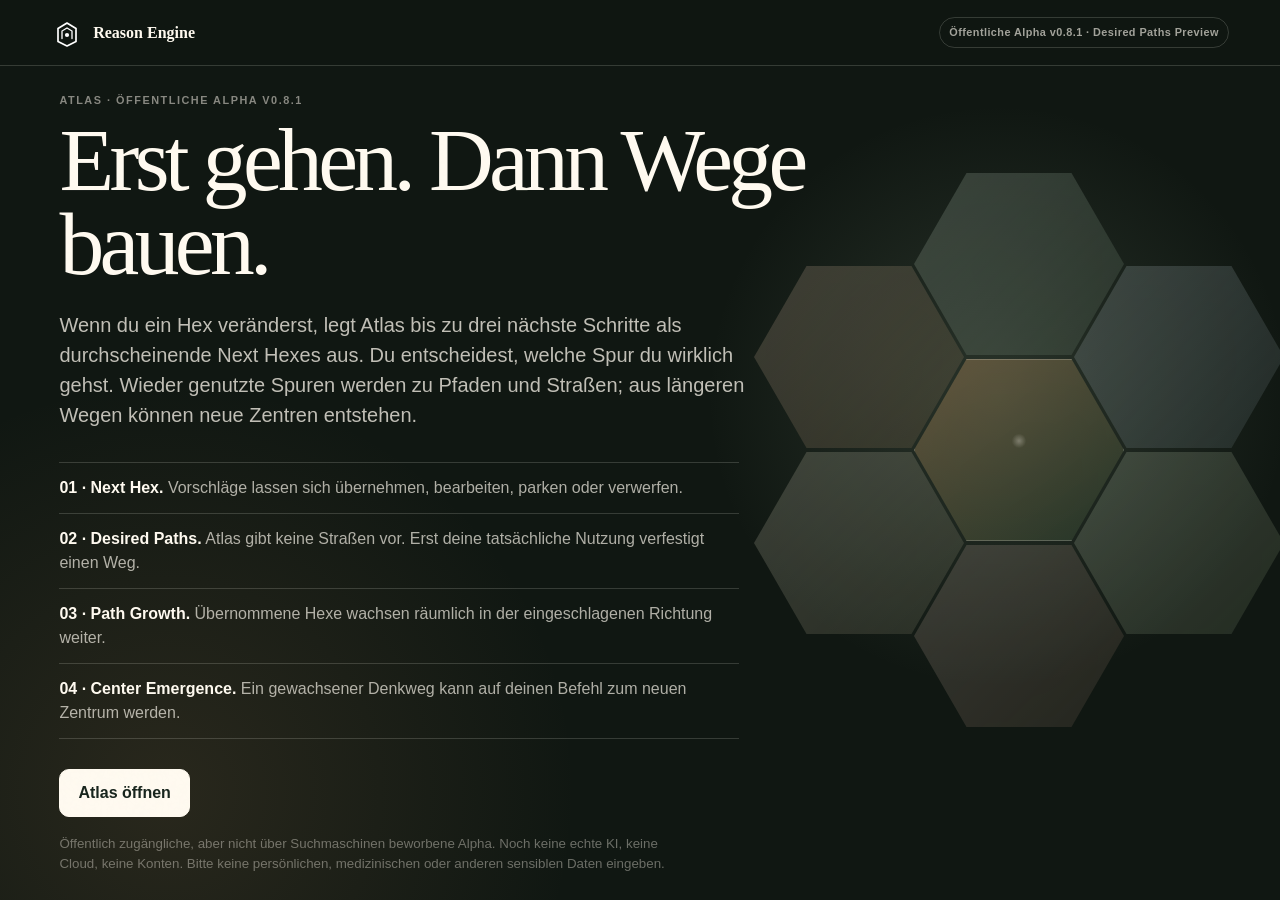
<file: app/index.html>
<!doctype html>
<html lang="de">
<head>
  <meta charset="utf-8">
  <meta name="viewport" content="width=device-width, initial-scale=1, viewport-fit=cover">
  <meta name="description" content="Atlas, eine öffentliche lokale Reason-Engine-Alpha für nachvollziehbare Probleme, Gespräche und Entscheidungen.">
  <meta name="robots" content="noindex,nofollow">
  <meta name="referrer" content="no-referrer">
  <meta name="theme-color" content="#101712">
  <meta name="reason-engine-app-version" content="0.8.1">
  <meta name="reason-engine-data-schema" content="0.3">
  <meta name="reason-engine-build" content="atlas-app-v0.8.1-2026-07-26">
  <meta name="reason-engine-viewport" content="atlas-viewport-hotfix-2026-07-26">
  <meta name="reason-engine-path-growth" content="atlas-desired-paths-v0.9-2026-07-27">
  <meta name="reason-engine-toolbar" content="atlas-toolbar-hotfix-v0.9.1-2026-07-27">
  <title>Atlas · Reason Engine</title>
  <link rel="icon" href="../assets/mark.svg" type="image/svg+xml">
  <link rel="manifest" href="manifest.webmanifest">
  <link rel="stylesheet" href="styles.css">
  <link rel="stylesheet" href="alpha-v0.3.css">
  <link rel="stylesheet" href="city-guide-v0.7.css">
  <link rel="stylesheet" href="reason-tools-v0.8.css">
  <link rel="stylesheet" href="path-growth-v0.9.css">
  <link rel="stylesheet" href="atlas-toolbar-hotfix-v0.9.1.css">
  <script src="reason-v0.7.js" defer></script>
  <script src="app.js" defer></script>
  <script src="reason-tools-v0.8.js" defer></script>
  <script src="truth-gate-v0.8.1.js" defer></script>
  <script src="backup-v0.3.js" defer></script>
  <script src="viewport-center-v0.8.1.js" defer></script>
  <script src="path-growth-v0.9.js" defer></script>
</head>
<body>
  <header class="topbar">
    <a class="brand" href="../"><img src="../assets/mark.svg" alt="" width="32" height="32"><span>Reason Engine</span></a>
    <span class="local">Öffentliche Alpha v0.8.1 · Desired Paths Preview</span>
  </header>
  <main>
    <section class="screen intro" data-screen="intro">
      <div class="intro-copy">
        <p class="eyebrow">ATLAS · ÖFFENTLICHE ALPHA v0.8.1</p>
        <h1>Erst gehen. Dann Wege bauen.</h1>
        <p class="lead">Wenn du ein Hex veränderst, legt Atlas bis zu drei nächste Schritte als durchscheinende Next Hexes aus. Du entscheidest, welche Spur du wirklich gehst. Wieder genutzte Spuren werden zu Pfaden und Straßen; aus längeren Wegen können neue Zentren entstehen.</p>
        <div class="rules">
          <p><b>01 · Next Hex.</b> Vorschläge lassen sich übernehmen, bearbeiten, parken oder verwerfen.</p>
          <p><b>02 · Desired Paths.</b> Atlas gibt keine Straßen vor. Erst deine tatsächliche Nutzung verfestigt einen Weg.</p>
          <p><b>03 · Path Growth.</b> Übernommene Hexe wachsen räumlich in der eingeschlagenen Richtung weiter.</p>
          <p><b>04 · Center Emergence.</b> Ein gewachsener Denkweg kann auf deinen Befehl zum neuen Zentrum werden.</p>
        </div>
        <button class="primary" data-enter>Atlas öffnen</button>
        <small>Öffentlich zugängliche, aber nicht über Suchmaschinen beworbene Alpha. Noch keine echte KI, keine Cloud, keine Konten. Bitte keine persönlichen, medizinischen oder anderen sensiblen Daten eingeben.</small>
      </div>
      <div class="orbital" aria-hidden="true"><i></i><i></i><b></b></div>
    </section>

    <section class="screen library" data-screen="library" hidden>
      <div class="library-shell">
        <header class="library-head">
          <div>
            <p class="eyebrow">LOKALE ARBEITSRÄUME</p>
            <h1>Deine Atlanten</h1>
            <p>Jeder Atlas bleibt in diesem Browser. Browserdaten sind kein Backup: Exportiere regelmäßig eine Sicherung und verwende keine sensiblen oder personenbezogenen Inhalte.</p>
          </div>
          <div class="actions">
            <button class="secondary" type="button" data-import-library>Sicherung importieren</button>
            <button class="secondary" type="button" data-export-library>Sicherung exportieren</button>
            <button class="primary" type="button" data-new-atlas>Neuen Atlas anlegen</button>
          </div>
        </header>
        <input type="file" accept="application/json,.json" data-import-input hidden>
        <div class="atlas-list" data-atlas-list></div>
        <div class="empty-library" data-empty-library hidden>
          <p class="eyebrow">NOCH LEER</p>
          <h2>Der erste Weg beginnt mit einem Problem.</h2>
          <p>Beschreibe einen realen Prozess, eine Entscheidung oder eine Situation, die gerade unübersichtlich ist.</p>
          <div class="actions"><button class="secondary" type="button" data-import-library>Sicherung importieren</button><button class="primary" type="button" data-new-atlas>Ersten Atlas anlegen</button></div>
        </div>
      </div>
    </section>

    <section class="screen problem" data-screen="problem" hidden>
      <form class="problem-card" data-problem-form>
        <button class="back-link" type="button" data-back-library>← Zur Übersicht</button>
        <p class="eyebrow">DER AUSGANGSPUNKT</p>
        <h1>Worum geht es?</h1>
        <p>Beschreibe das Problem so, wie du es einem Menschen erzählen würdest. Unordnung ist erlaubt.</p>
        <label for="problem-input">Problem, Prozess oder Entscheidung</label>
        <textarea id="problem-input" minlength="20" maxlength="2400" rows="9" required placeholder="Zum Beispiel: Wir müssen ungefähr 50 Weihnachtsbäume im Krankenhaus verteilen …"></textarea>
        <div class="actions"><button class="link" type="button" data-example>Beispiel einsetzen</button><button class="primary" type="submit">Feldkarte anlegen</button></div>
      </form>
    </section>

    <section class="screen workspace" data-screen="workspace" hidden></section>
  </main>
  <dialog data-node-dialog></dialog>
</body>
</html>
</file>
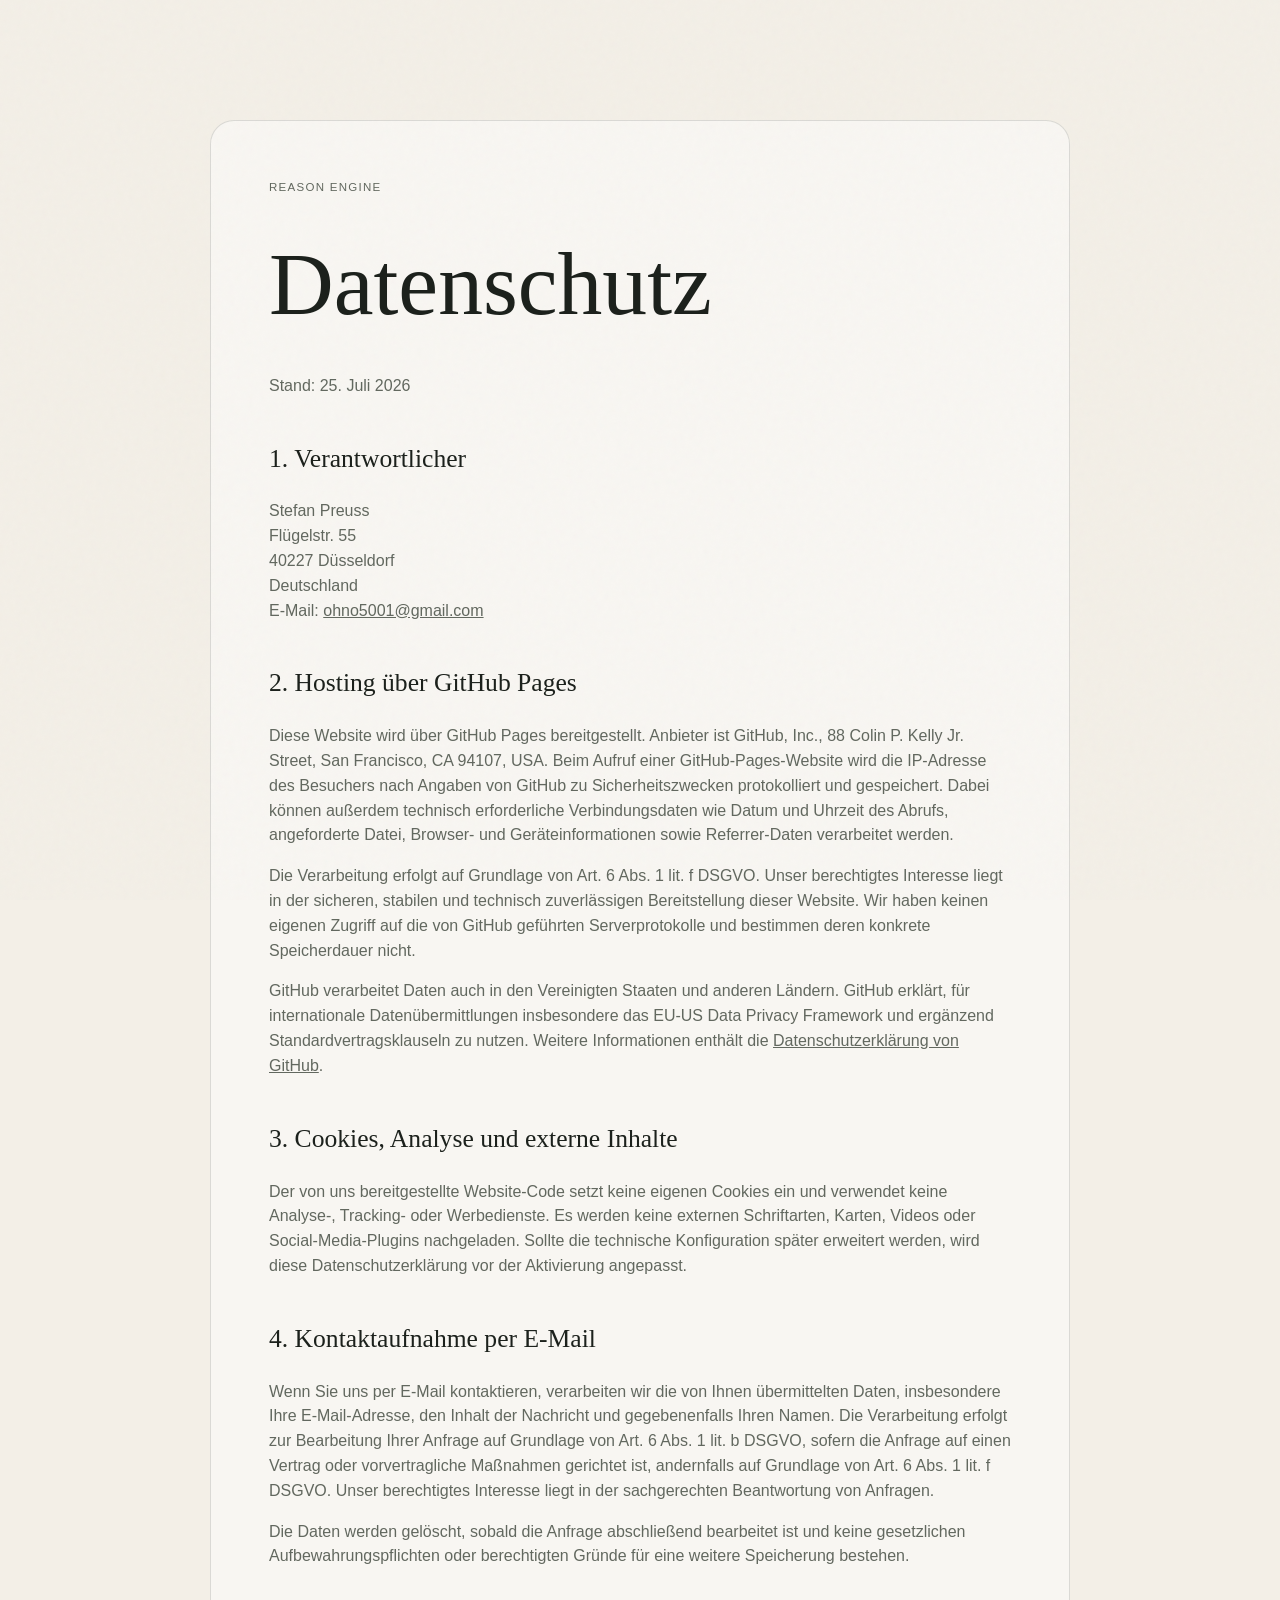
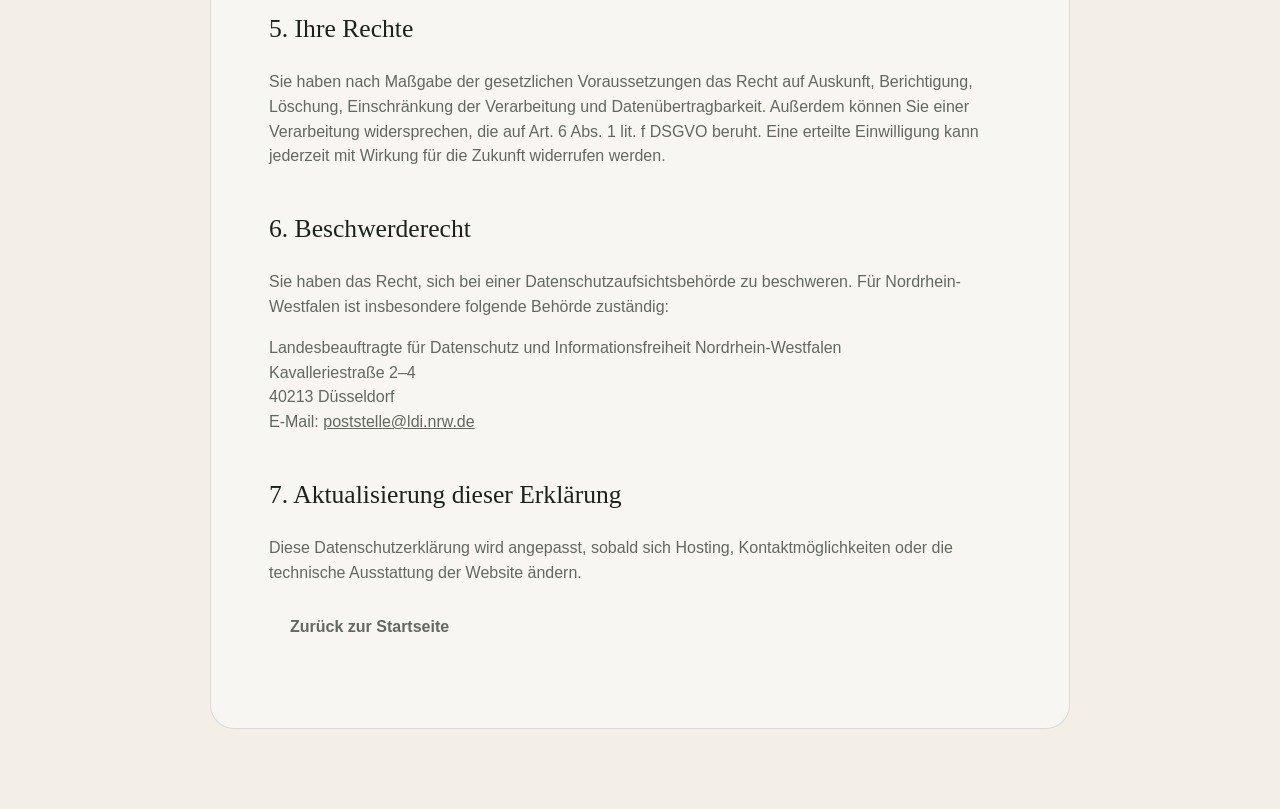
<file: datenschutz.html>
<!doctype html>
<html lang="de">
<head>
  <meta charset="utf-8">
  <meta name="viewport" content="width=device-width, initial-scale=1">
  <meta name="robots" content="noindex,nofollow">
  <title>Datenschutz · Reason Engine</title>
  <link rel="icon" href="assets/mark.svg" type="image/svg+xml">
  <link rel="stylesheet" href="styles.css">
  <link rel="stylesheet" href="typography-overrides.css">
</head>
<body>
  <main class="legal-page">
    <div class="shell legal-card">
      <p class="eyebrow">REASON ENGINE</p>
      <h1>Datenschutz</h1>
      <p>Stand: 25. Juli 2026</p>

      <h2>1. Verantwortlicher</h2>
      <p>
        Stefan Preuss<br>
        Flügelstr. 55<br>
        40227 Düsseldorf<br>
        Deutschland<br>
        E-Mail: <a href="mailto:ohno5001@gmail.com">ohno5001@gmail.com</a>
      </p>

      <h2>2. Hosting über GitHub Pages</h2>
      <p>
        Diese Website wird über GitHub Pages bereitgestellt. Anbieter ist GitHub, Inc., 88 Colin P. Kelly Jr. Street,
        San Francisco, CA 94107, USA. Beim Aufruf einer GitHub-Pages-Website wird die IP-Adresse des Besuchers
        nach Angaben von GitHub zu Sicherheitszwecken protokolliert und gespeichert. Dabei können außerdem technisch
        erforderliche Verbindungsdaten wie Datum und Uhrzeit des Abrufs, angeforderte Datei, Browser- und Geräteinformationen
        sowie Referrer-Daten verarbeitet werden.
      </p>
      <p>
        Die Verarbeitung erfolgt auf Grundlage von Art. 6 Abs. 1 lit. f DSGVO. Unser berechtigtes Interesse liegt in der
        sicheren, stabilen und technisch zuverlässigen Bereitstellung dieser Website. Wir haben keinen eigenen Zugriff auf
        die von GitHub geführten Serverprotokolle und bestimmen deren konkrete Speicherdauer nicht.
      </p>
      <p>
        GitHub verarbeitet Daten auch in den Vereinigten Staaten und anderen Ländern. GitHub erklärt, für internationale
        Datenübermittlungen insbesondere das EU-US Data Privacy Framework und ergänzend Standardvertragsklauseln zu nutzen.
        Weitere Informationen enthält die
        <a href="https://docs.github.com/de/site-policy/privacy-policies/github-general-privacy-statement" rel="noopener noreferrer">Datenschutzerklärung von GitHub</a>.
      </p>

      <h2>3. Cookies, Analyse und externe Inhalte</h2>
      <p>
        Der von uns bereitgestellte Website-Code setzt keine eigenen Cookies ein und verwendet keine Analyse-, Tracking- oder
        Werbedienste. Es werden keine externen Schriftarten, Karten, Videos oder Social-Media-Plugins nachgeladen. Sollte die
        technische Konfiguration später erweitert werden, wird diese Datenschutzerklärung vor der Aktivierung angepasst.
      </p>

      <h2>4. Kontaktaufnahme per E-Mail</h2>
      <p>
        Wenn Sie uns per E-Mail kontaktieren, verarbeiten wir die von Ihnen übermittelten Daten, insbesondere Ihre E-Mail-Adresse,
        den Inhalt der Nachricht und gegebenenfalls Ihren Namen. Die Verarbeitung erfolgt zur Bearbeitung Ihrer Anfrage auf Grundlage
        von Art. 6 Abs. 1 lit. b DSGVO, sofern die Anfrage auf einen Vertrag oder vorvertragliche Maßnahmen gerichtet ist, andernfalls
        auf Grundlage von Art. 6 Abs. 1 lit. f DSGVO. Unser berechtigtes Interesse liegt in der sachgerechten Beantwortung von Anfragen.
      </p>
      <p>
        Die Daten werden gelöscht, sobald die Anfrage abschließend bearbeitet ist und keine gesetzlichen Aufbewahrungspflichten oder
        berechtigten Gründe für eine weitere Speicherung bestehen.
      </p>

      <h2>5. Ihre Rechte</h2>
      <p>
        Sie haben nach Maßgabe der gesetzlichen Voraussetzungen das Recht auf Auskunft, Berichtigung, Löschung, Einschränkung der
        Verarbeitung und Datenübertragbarkeit. Außerdem können Sie einer Verarbeitung widersprechen, die auf Art. 6 Abs. 1 lit. f
        DSGVO beruht. Eine erteilte Einwilligung kann jederzeit mit Wirkung für die Zukunft widerrufen werden.
      </p>

      <h2>6. Beschwerderecht</h2>
      <p>
        Sie haben das Recht, sich bei einer Datenschutzaufsichtsbehörde zu beschweren. Für Nordrhein-Westfalen ist insbesondere
        folgende Behörde zuständig:
      </p>
      <p>
        Landesbeauftragte für Datenschutz und Informationsfreiheit Nordrhein-Westfalen<br>
        Kavalleriestraße 2–4<br>
        40213 Düsseldorf<br>
        E-Mail: <a href="mailto:poststelle@ldi.nrw.de">poststelle@ldi.nrw.de</a>
      </p>

      <h2>7. Aktualisierung dieser Erklärung</h2>
      <p>
        Diese Datenschutzerklärung wird angepasst, sobald sich Hosting, Kontaktmöglichkeiten oder die technische Ausstattung der
        Website ändern.
      </p>

      <p><a class="button button-quiet" href="index.html">Zurück zur Startseite</a></p>
    </div>
  </main>
</body>
</html>
</file>
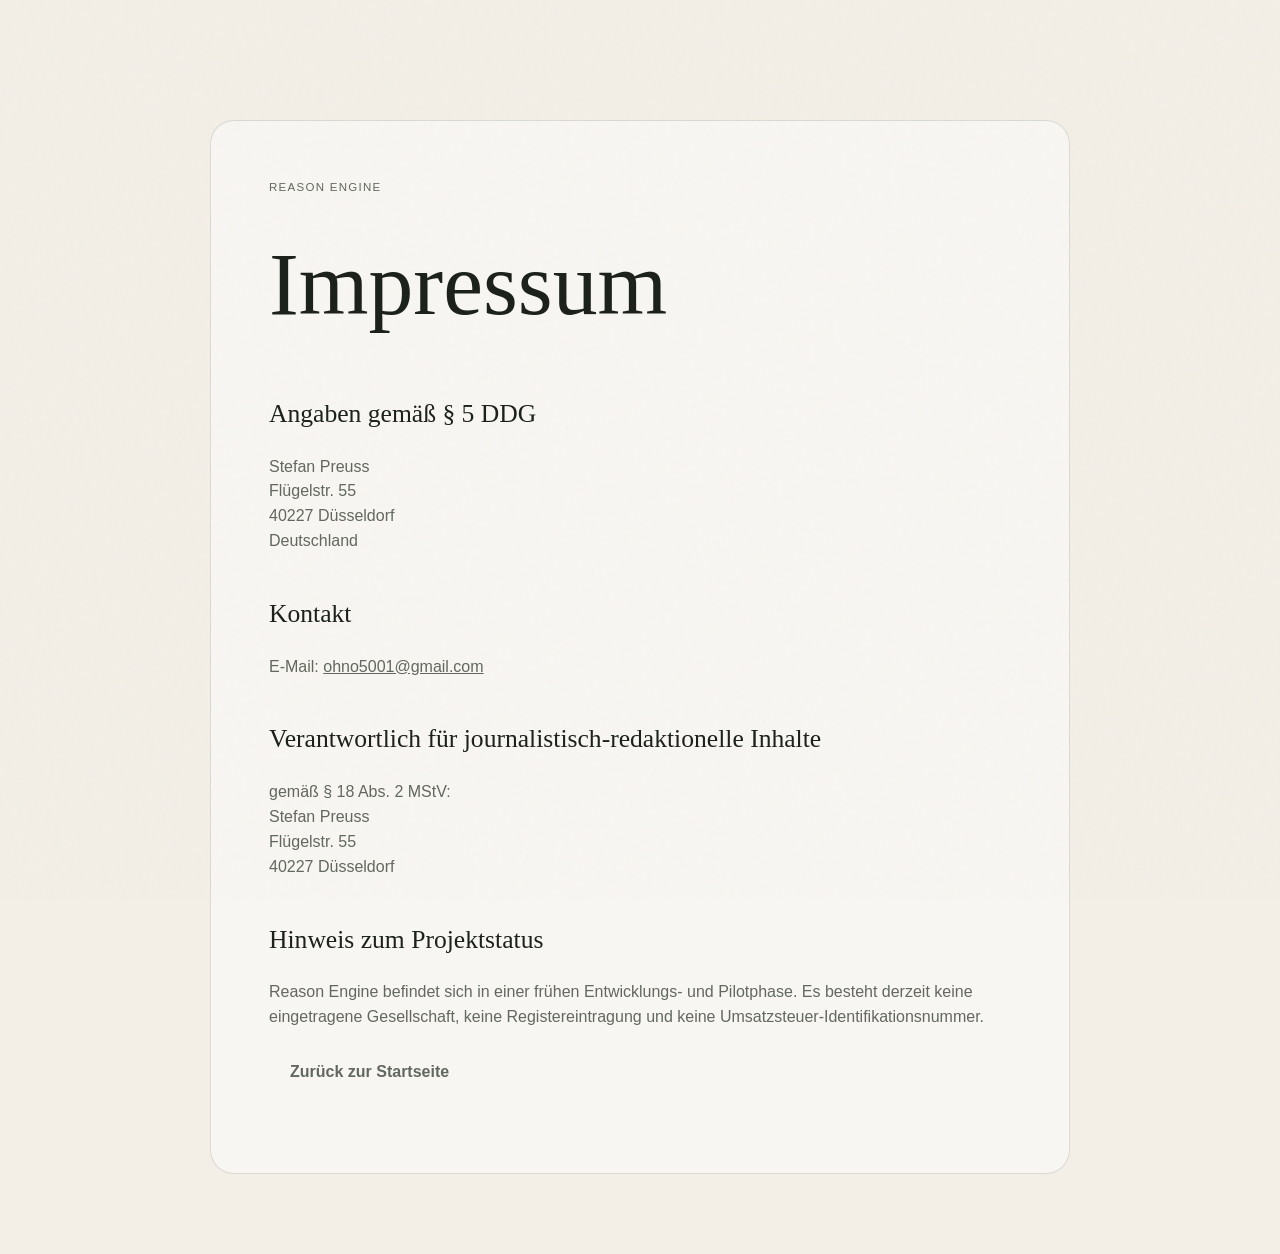
<file: impressum.html>
<!doctype html>
<html lang="de">
<head>
  <meta charset="utf-8">
  <meta name="viewport" content="width=device-width, initial-scale=1">
  <meta name="robots" content="noindex,nofollow">
  <title>Impressum · Reason Engine</title>
  <link rel="icon" href="assets/mark.svg" type="image/svg+xml">
  <link rel="stylesheet" href="styles.css">
  <link rel="stylesheet" href="typography-overrides.css">
</head>
<body>
  <main class="legal-page">
    <div class="shell legal-card">
      <p class="eyebrow">REASON ENGINE</p>
      <h1>Impressum</h1>

      <h2>Angaben gemäß § 5 DDG</h2>
      <p>
        Stefan Preuss<br>
        Flügelstr. 55<br>
        40227 Düsseldorf<br>
        Deutschland
      </p>

      <h2>Kontakt</h2>
      <p>E-Mail: <a href="mailto:ohno5001@gmail.com">ohno5001@gmail.com</a></p>

      <h2>Verantwortlich für journalistisch-redaktionelle Inhalte</h2>
      <p>
        gemäß § 18 Abs. 2 MStV:<br>
        Stefan Preuss<br>
        Flügelstr. 55<br>
        40227 Düsseldorf
      </p>

      <h2>Hinweis zum Projektstatus</h2>
      <p>
        Reason Engine befindet sich in einer frühen Entwicklungs- und Pilotphase. Es besteht derzeit keine eingetragene Gesellschaft,
        keine Registereintragung und keine Umsatzsteuer-Identifikationsnummer.
      </p>

      <p><a class="button button-quiet" href="index.html">Zurück zur Startseite</a></p>
    </div>
  </main>
</body>
</html>
</file>
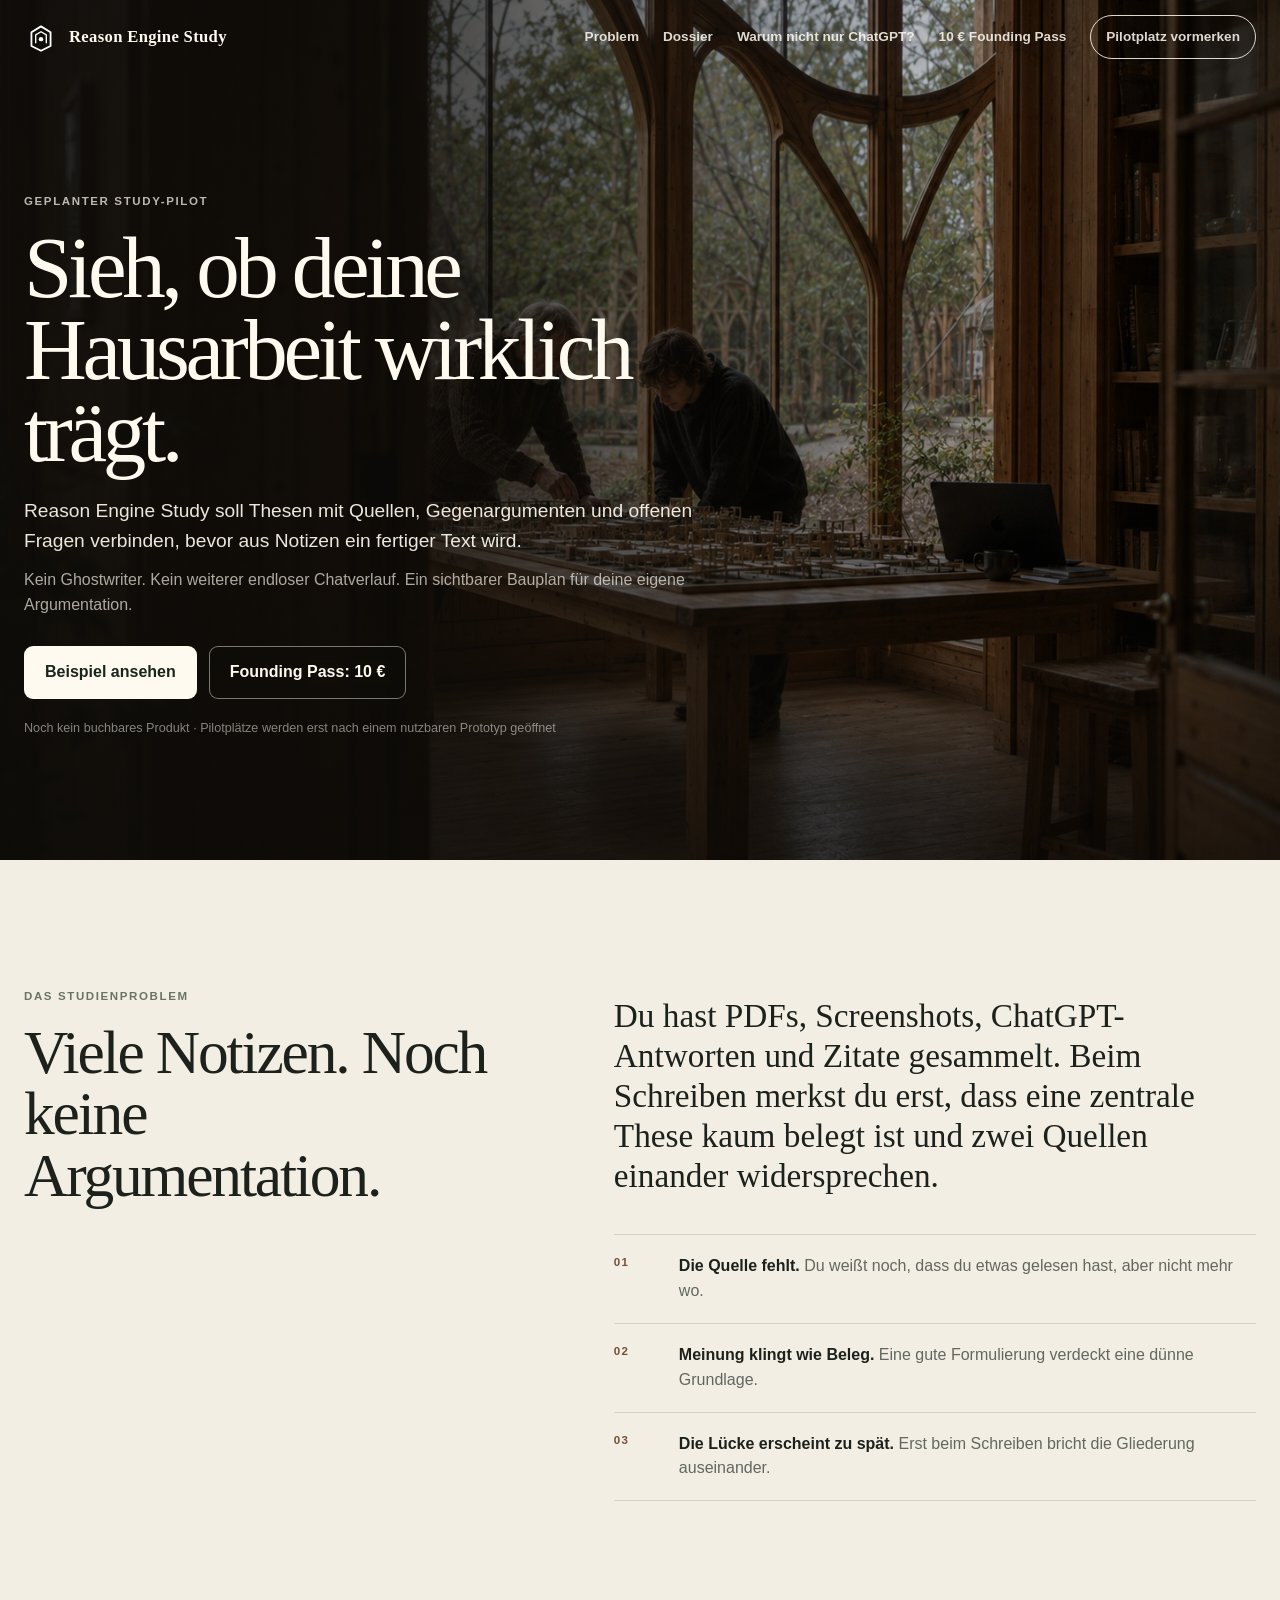
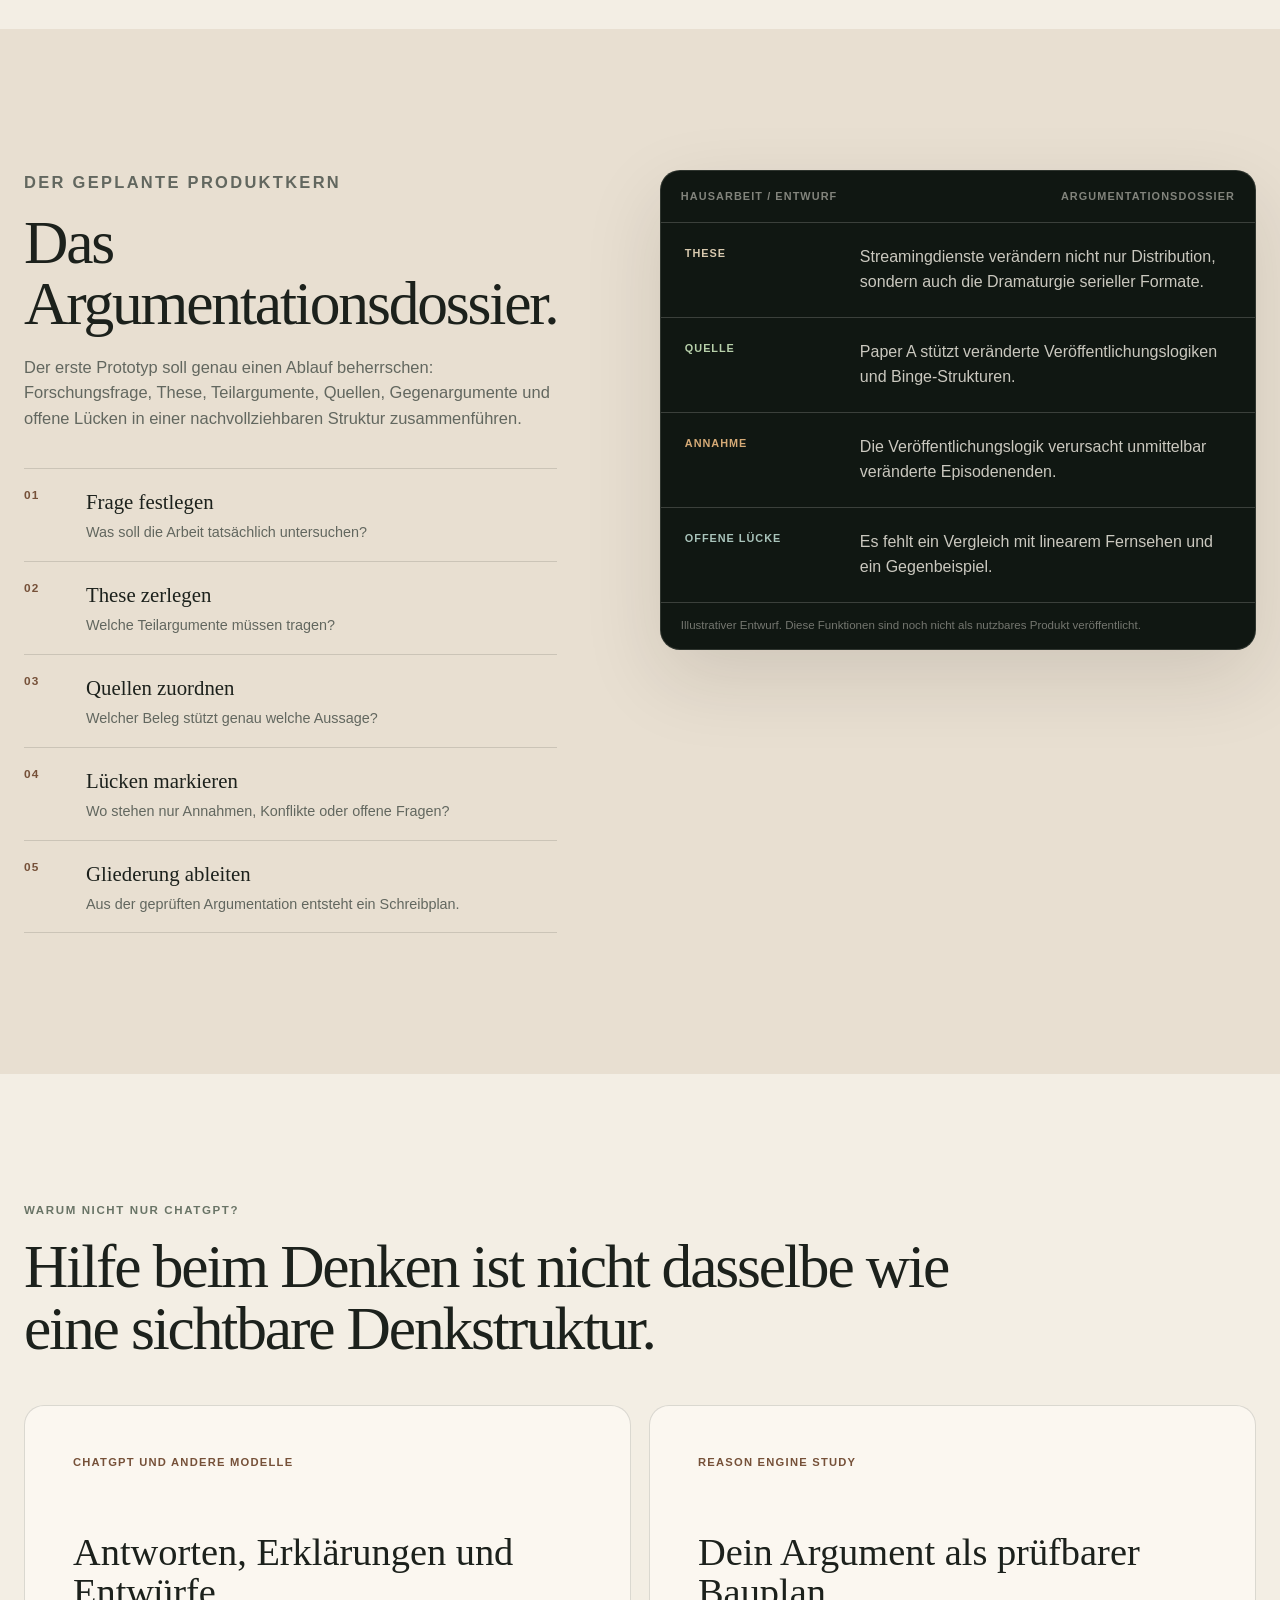
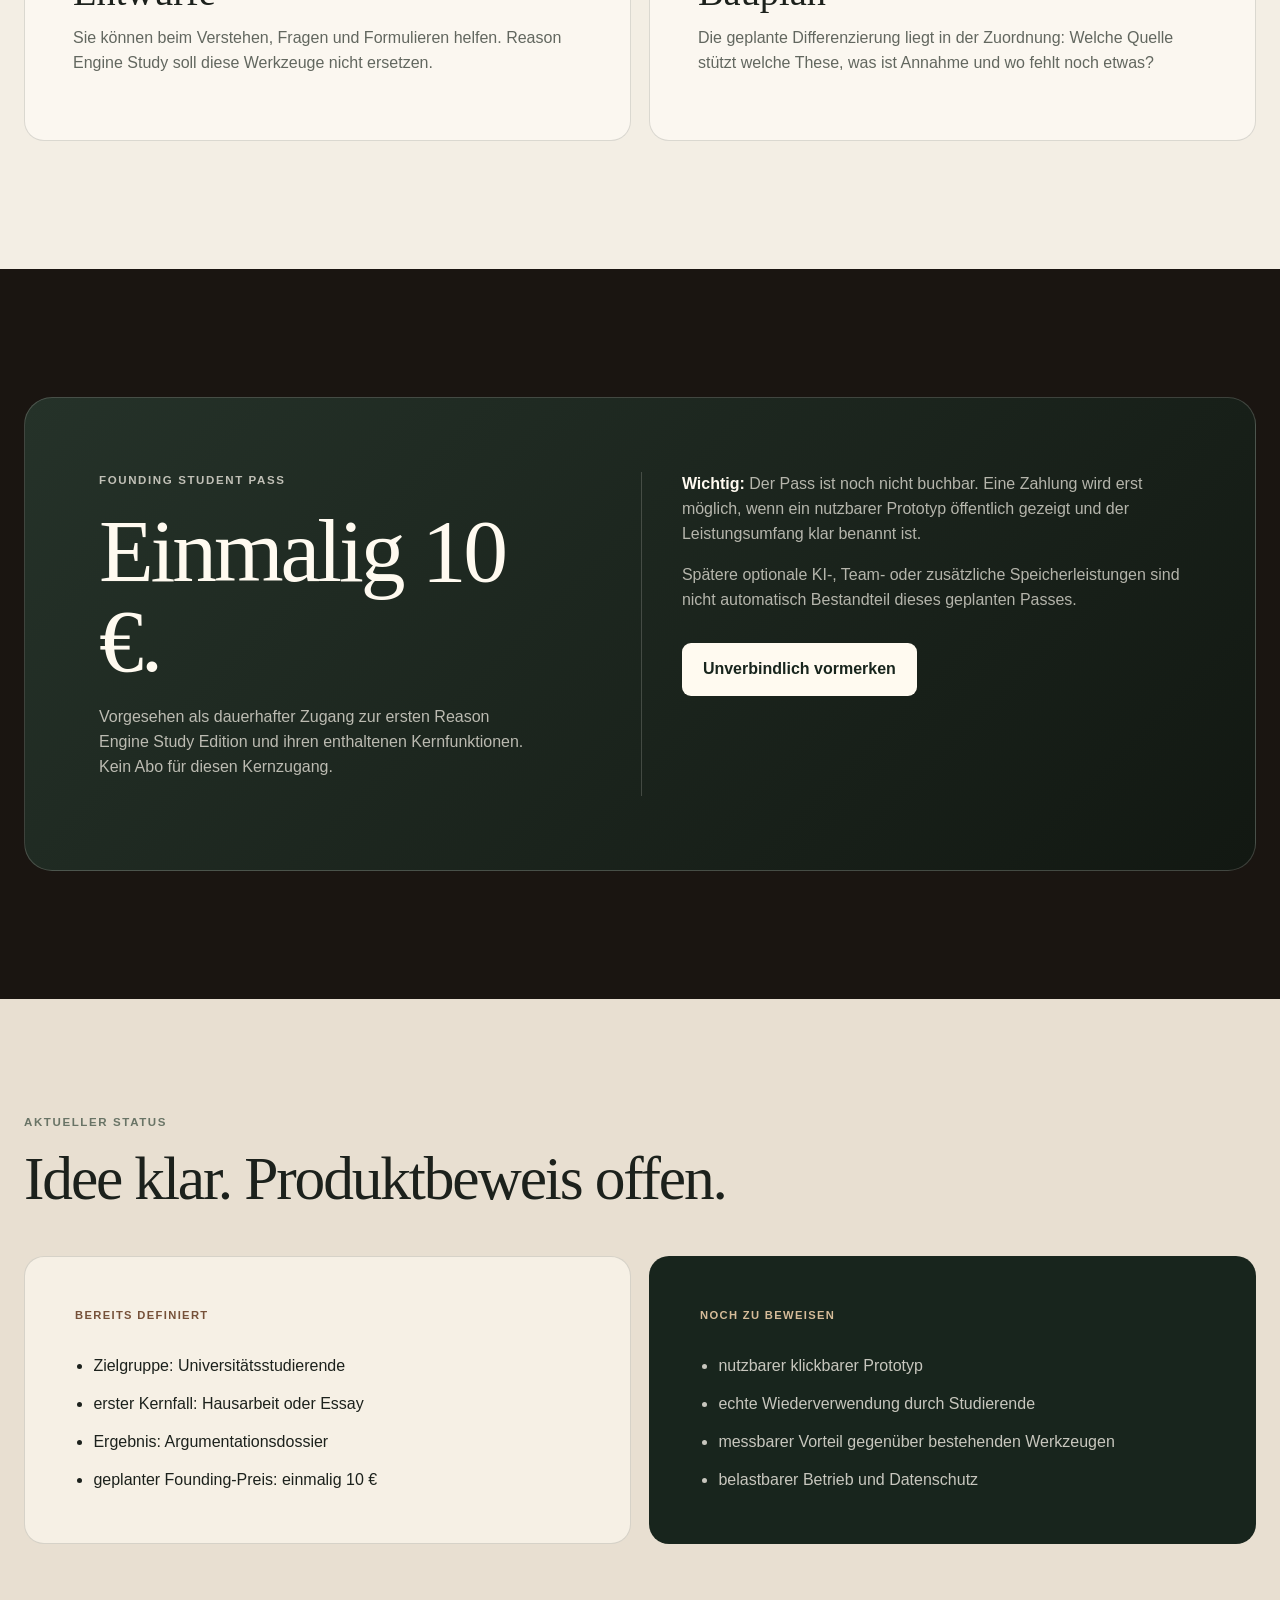
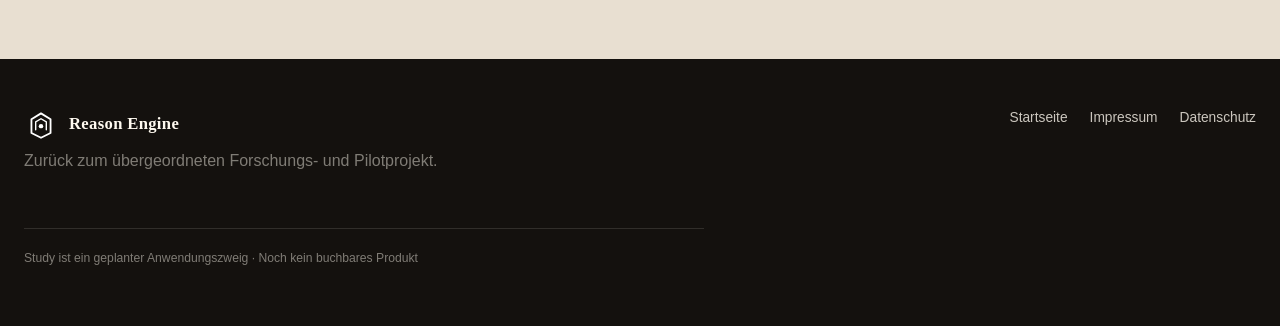
<file: study.html>
<!doctype html>
<html lang="de">
<head>
  <meta charset="utf-8">
  <meta name="viewport" content="width=device-width, initial-scale=1">
  <meta name="description" content="Reason Engine Study ist ein geplanter Anwendungszweig für Hausarbeiten: Thesen, Quellen, Annahmen und argumentative Lücken sichtbar machen.">
  <meta name="robots" content="index,follow,max-image-preview:large">
  <meta name="theme-color" content="#17140f">
  <meta name="reason-engine-build" content="study-pilot-v0.1-2026-07-26">
  <link rel="canonical" href="https://reasonengine.de/study.html">
  <meta property="og:type" content="website">
  <meta property="og:title" content="Reason Engine Study · Hausarbeiten mit sichtbarer Argumentation">
  <meta property="og:description" content="Ein geplanter Study-Pilot für Thesen, Quellen, Annahmen und argumentative Lücken.">
  <meta property="og:url" content="https://reasonengine.de/study.html">
  <meta property="og:image" content="https://reasonengine.de/assets/IMG_0472.jpeg">
  <title>Reason Engine Study · Hausarbeiten mit sichtbarer Argumentation</title>
  <link rel="icon" href="assets/mark.svg" type="image/svg+xml">
  <link rel="stylesheet" href="homepage-v0.5.css">
  <script src="homepage-v0.5.js" defer></script>
</head>
<body class="study-page">
  <a class="skip-link" href="#main">Zum Inhalt springen</a>
  <header class="site-header" data-header>
    <div class="shell nav-shell">
      <a class="brand" href="index.html" aria-label="Zur Reason Engine Startseite"><img src="assets/mark.svg" width="34" height="34" alt=""><span>Reason Engine Study</span></a>
      <button class="nav-toggle" type="button" aria-expanded="false" aria-controls="site-nav" data-nav-toggle><span class="sr-only">Navigation öffnen</span><span></span><span></span></button>
      <nav id="site-nav" class="site-nav" aria-label="Seitennavigation" data-nav>
        <a href="#problem">Problem</a><a href="#dossier">Dossier</a><a href="#abgrenzung">Warum nicht nur ChatGPT?</a><a href="#preis">10 € Founding Pass</a><a class="nav-cta" href="mailto:ohno5001@gmail.com?subject=Study-Pilot%20vormerken">Pilotplatz vormerken</a>
      </nav>
    </div>
  </header>

  <main id="main">
    <section class="hero study-hero" id="top" aria-labelledby="hero-title">
      <img class="hero-image" src="assets/IMG_0472.jpeg" width="1448" height="1086" fetchpriority="high" decoding="async" alt="Zwei Menschen arbeiten gemeinsam an einem Modell in einer Bibliothek.">
      <div class="hero-shade" aria-hidden="true"></div>
      <div class="shell hero-inner">
        <div class="hero-copy reveal">
          <p class="eyebrow light">GEPLANTER STUDY-PILOT</p>
          <h1 id="hero-title">Sieh, ob deine Hausarbeit wirklich trägt.</h1>
          <p class="hero-lead">Reason Engine Study soll Thesen mit Quellen, Gegenargumenten und offenen Fragen verbinden, bevor aus Notizen ein fertiger Text wird.</p>
          <p class="hero-detail">Kein Ghostwriter. Kein weiterer endloser Chatverlauf. Ein sichtbarer Bauplan für deine eigene Argumentation.</p>
          <div class="hero-actions"><a class="button button-light" href="#dossier">Beispiel ansehen</a><a class="button button-ghost" href="#preis">Founding Pass: 10 €</a></div>
          <p class="hero-truth">Noch kein buchbares Produkt · Pilotplätze werden erst nach einem nutzbaren Prototyp geöffnet</p>
        </div>
      </div>
    </section>

    <section class="problem-section" id="problem" aria-labelledby="study-problem-title">
      <div class="shell problem-layout">
        <div class="section-head reveal"><p class="eyebrow">DAS STUDIENPROBLEM</p><h2 id="study-problem-title">Viele Notizen. Noch keine Argumentation.</h2></div>
        <div class="problem-example reveal">
          <p class="problem-lead">Du hast PDFs, Screenshots, ChatGPT-Antworten und Zitate gesammelt. Beim Schreiben merkst du erst, dass eine zentrale These kaum belegt ist und zwei Quellen einander widersprechen.</p>
          <div class="problem-points">
            <div><span>01</span><p><strong>Die Quelle fehlt.</strong> Du weißt noch, dass du etwas gelesen hast, aber nicht mehr wo.</p></div>
            <div><span>02</span><p><strong>Meinung klingt wie Beleg.</strong> Eine gute Formulierung verdeckt eine dünne Grundlage.</p></div>
            <div><span>03</span><p><strong>Die Lücke erscheint zu spät.</strong> Erst beim Schreiben bricht die Gliederung auseinander.</p></div>
          </div>
        </div>
      </div>
    </section>

    <section class="mechanism-section" id="dossier" aria-labelledby="study-dossier-title">
      <div class="shell mechanism-grid">
        <div class="mechanism-copy reveal">
          <p class="eyebrow">DER GEPLANTE PRODUKTKERN</p>
          <h2 id="study-dossier-title">Das Argumentationsdossier.</h2>
          <p>Der erste Prototyp soll genau einen Ablauf beherrschen: Forschungsfrage, These, Teilargumente, Quellen, Gegenargumente und offene Lücken in einer nachvollziehbaren Struktur zusammenführen.</p>
          <ol class="method-steps">
            <li><span>01</span><div><strong>Frage festlegen</strong><p>Was soll die Arbeit tatsächlich untersuchen?</p></div></li>
            <li><span>02</span><div><strong>These zerlegen</strong><p>Welche Teilargumente müssen tragen?</p></div></li>
            <li><span>03</span><div><strong>Quellen zuordnen</strong><p>Welcher Beleg stützt genau welche Aussage?</p></div></li>
            <li><span>04</span><div><strong>Lücken markieren</strong><p>Wo stehen nur Annahmen, Konflikte oder offene Fragen?</p></div></li>
            <li><span>05</span><div><strong>Gliederung ableiten</strong><p>Aus der geprüften Argumentation entsteht ein Schreibplan.</p></div></li>
          </ol>
        </div>
        <article class="reason-artifact reveal" aria-label="Beispiel eines Study-Argumentationsdossiers">
          <div class="artifact-head"><span>HAUSARBEIT / ENTWURF</span><span>ARGUMENTATIONSDOSSIER</span></div>
          <div class="artifact-row heard"><span class="artifact-label">THESE</span><p>Streamingdienste verändern nicht nur Distribution, sondern auch die Dramaturgie serieller Formate.</p></div>
          <div class="artifact-row confirmed"><span class="artifact-label">QUELLE</span><p>Paper A stützt veränderte Veröffentlichungslogiken und Binge-Strukturen.</p></div>
          <div class="artifact-row inferred"><span class="artifact-label">ANNAHME</span><p>Die Veröffentlichungslogik verursacht unmittelbar veränderte Episodenenden.</p></div>
          <div class="artifact-row open"><span class="artifact-label">OFFENE LÜCKE</span><p>Es fehlt ein Vergleich mit linearem Fernsehen und ein Gegenbeispiel.</p></div>
          <p class="artifact-note">Illustrativer Entwurf. Diese Funktionen sind noch nicht als nutzbares Produkt veröffentlicht.</p>
        </article>
      </div>
    </section>

    <section class="comparison-section" id="abgrenzung" aria-labelledby="comparison-title">
      <div class="shell comparison-layout">
        <div class="section-head reveal"><p class="eyebrow">WARUM NICHT NUR CHATGPT?</p><h2 id="comparison-title">Hilfe beim Denken ist nicht dasselbe wie eine sichtbare Denkstruktur.</h2></div>
        <div class="comparison-grid">
          <article class="comparison-card reveal"><span>CHATGPT UND ANDERE MODELLE</span><h3>Antworten, Erklärungen und Entwürfe</h3><p>Sie können beim Verstehen, Fragen und Formulieren helfen. Reason Engine Study soll diese Werkzeuge nicht ersetzen.</p></article>
          <article class="comparison-card reveal"><span>REASON ENGINE STUDY</span><h3>Dein Argument als prüfbarer Bauplan</h3><p>Die geplante Differenzierung liegt in der Zuordnung: Welche Quelle stützt welche These, was ist Annahme und wo fehlt noch etwas?</p></article>
        </div>
      </div>
    </section>

    <section class="price-section" id="preis" aria-labelledby="price-title">
      <div class="shell price-card reveal">
        <div><p class="eyebrow light">FOUNDING STUDENT PASS</p><h2 id="price-title">Einmalig 10 €.</h2><p>Vorgesehen als dauerhafter Zugang zur ersten Reason Engine Study Edition und ihren enthaltenen Kernfunktionen. Kein Abo für diesen Kernzugang.</p></div>
        <div class="price-boundary">
          <p><strong>Wichtig:</strong> Der Pass ist noch nicht buchbar. Eine Zahlung wird erst möglich, wenn ein nutzbarer Prototyp öffentlich gezeigt und der Leistungsumfang klar benannt ist.</p>
          <p>Spätere optionale KI-, Team- oder zusätzliche Speicherleistungen sind nicht automatisch Bestandteil dieses geplanten Passes.</p>
          <a class="button button-light" href="mailto:ohno5001@gmail.com?subject=Study-Pilot%20vormerken">Unverbindlich vormerken</a>
        </div>
      </div>
    </section>

    <section class="status-section" aria-labelledby="study-status-title">
      <div class="shell">
        <div class="section-head reveal"><p class="eyebrow">AKTUELLER STATUS</p><h2 id="study-status-title">Idee klar. Produktbeweis offen.</h2></div>
        <div class="truth-grid">
          <article class="truth-card available reveal"><span>BEREITS DEFINIERT</span><ul><li>Zielgruppe: Universitätsstudierende</li><li>erster Kernfall: Hausarbeit oder Essay</li><li>Ergebnis: Argumentationsdossier</li><li>geplanter Founding-Preis: einmalig 10 €</li></ul></article>
          <article class="truth-card not-claimed reveal"><span>NOCH ZU BEWEISEN</span><ul><li>nutzbarer klickbarer Prototyp</li><li>echte Wiederverwendung durch Studierende</li><li>messbarer Vorteil gegenüber bestehenden Werkzeugen</li><li>belastbarer Betrieb und Datenschutz</li></ul></article>
        </div>
      </div>
    </section>
  </main>

  <footer class="site-footer"><div class="shell footer-grid"><div><a class="brand footer-brand" href="index.html"><img src="assets/mark.svg" width="32" height="32" alt=""><span>Reason Engine</span></a><p>Zurück zum übergeordneten Forschungs- und Pilotprojekt.</p></div><div class="footer-links"><a href="index.html">Startseite</a><a href="impressum.html">Impressum</a><a href="datenschutz.html">Datenschutz</a></div><p class="footer-status">Study ist ein geplanter Anwendungszweig · Noch kein buchbares Produkt</p></div></footer>
</body>
</html>
</file>
<file: homepage-v0.5.css>
:root{--paper:#f3eee4;--paper-deep:#e8dfd1;--ink:#1c211c;--muted:#62675f;--forest:#18251d;--forest-deep:#101712;--wood:#765139;--cream:#fffaf0;--line:rgba(37,44,37,.15);--line-light:rgba(255,250,240,.18);--shadow:0 28px 80px rgba(35,28,20,.12);--radius:20px;--shell:min(1240px,calc(100vw - 48px));--body:-apple-system,BlinkMacSystemFont,"Segoe UI",Roboto,Helvetica,Arial,sans-serif;--display:Georgia,"Times New Roman",serif}*{box-sizing:border-box}html{scroll-behavior:smooth}body{margin:0;color:var(--ink);background:var(--paper);font-family:var(--body);line-height:1.56;text-rendering:optimizeLegibility}body:before{content:"";position:fixed;inset:0;pointer-events:none;z-index:100;opacity:.09;background-image:url("data:image/svg+xml,%3Csvg viewBox='0 0 180 180' xmlns='http://www.w3.org/2000/svg'%3E%3Cfilter id='n'%3E%3CfeTurbulence type='fractalNoise' baseFrequency='.82' numOctaves='3' stitchTiles='stitch'/%3E%3C/filter%3E%3Crect width='100%25' height='100%25' filter='url(%23n)' opacity='.22'/%3E%3C/svg%3E");mix-blend-mode:multiply}img{display:block;max-width:100%}a{color:inherit}h1,h2,h3,p,blockquote,figure{margin-top:0}.shell{width:var(--shell);margin-inline:auto}.sr-only{position:absolute;width:1px;height:1px;padding:0;margin:-1px;overflow:hidden;clip:rect(0,0,0,0);white-space:nowrap;border:0}.skip-link{position:fixed;z-index:120;top:12px;left:12px;transform:translateY(-160%);padding:10px 14px;border-radius:999px;background:var(--cream);color:var(--forest);font-weight:700}.skip-link:focus{transform:translateY(0)}.site-header{position:fixed;z-index:80;inset:0 0 auto;color:var(--cream);border-bottom:1px solid transparent;transition:background .22s ease,color .22s ease,border-color .22s ease}.site-header.is-scrolled{color:var(--ink);background:rgba(243,238,228,.92);border-color:var(--line);backdrop-filter:blur(18px)}.nav-shell{min-height:74px;display:flex;align-items:center;justify-content:space-between;gap:28px}.brand{display:inline-flex;align-items:center;gap:11px;color:inherit;text-decoration:none;font-family:var(--display);font-size:1.04rem;font-weight:600;letter-spacing:.02em}.brand img{width:34px;height:34px}.site-header:not(.is-scrolled) .brand img{filter:brightness(0) invert(1)}.site-nav{display:flex;align-items:center;gap:24px}.site-nav a{color:inherit;text-decoration:none;font-size:.85rem;font-weight:650;opacity:.86}.site-nav a:hover,.site-nav a:focus-visible{opacity:1}.nav-cta{padding:10px 15px;border:1px solid currentColor;border-radius:999px}.nav-toggle{display:none}.eyebrow{margin-bottom:16px;color:#697466;font-size:.72rem;font-weight:800;letter-spacing:.14em;text-transform:uppercase}.eyebrow.light{color:rgba(255,250,240,.72)}.section-head{max-width:870px;margin-bottom:46px}.section-head h2,.mechanism-copy h2,.manifest-copy h2,.founder-copy h2,.pilot-copy h2,.price-card h2{margin-bottom:20px;font-family:var(--display);font-size:clamp(2.55rem,4.8vw,5.1rem);line-height:1;font-weight:400;letter-spacing:-.035em}.section-head>p:last-child,.mechanism-copy>p,.founder-copy>p{max-width:760px;color:var(--muted);font-size:1.03rem}.hero{position:relative;min-height:760px;height:min(930px,100svh);overflow:hidden;color:var(--cream);background:#17130f}.hero-image{position:absolute;inset:0;width:100%;height:100%;object-fit:cover;object-position:center 48%;filter:saturate(.84) contrast(1.03) brightness(.86);transform:scale(1.006)}.hero-shade{position:absolute;inset:0;background:linear-gradient(90deg,rgba(14,12,9,.97) 0%,rgba(14,12,9,.88) 30%,rgba(14,12,9,.52) 53%,rgba(14,12,9,.15) 77%,rgba(14,12,9,.27) 100%),linear-gradient(0deg,rgba(12,10,8,.74),transparent 42%)}.hero-inner{position:relative;z-index:2;height:100%;display:flex;align-items:center;padding-top:72px}.hero-copy{max-width:760px}.hero h1{margin-bottom:24px;font-family:var(--display);font-size:clamp(3.55rem,6.8vw,7.05rem);line-height:.94;font-weight:400;letter-spacing:-.05em}.hero-lead{max-width:690px;margin-bottom:12px;color:rgba(255,250,240,.92);font-size:clamp(1.08rem,1.5vw,1.28rem)}.hero-detail{max-width:670px;color:rgba(255,250,240,.66)}.hero-actions{display:flex;flex-wrap:wrap;gap:12px;margin-top:28px}.button{min-height:50px;padding:13px 20px;border:1px solid transparent;border-radius:9px;display:inline-flex;align-items:center;justify-content:center;color:inherit;text-decoration:none;font-weight:720;transition:transform .18s ease,background .18s ease,border-color .18s ease}.button:hover{transform:translateY(-2px)}.button-light{color:var(--forest);background:var(--cream)}.button-light:hover{background:#fff}.button-ghost{color:var(--cream);border-color:rgba(255,250,240,.45);background:rgba(20,18,14,.18);backdrop-filter:blur(8px)}.button-ghost:hover{border-color:var(--cream)}.hero-truth{margin:20px 0 0;color:rgba(255,250,240,.5);font-size:.79rem}.problem-section{padding:clamp(90px,10vw,140px) 0}.problem-layout{display:grid;grid-template-columns:.85fr 1.15fr;gap:clamp(50px,9vw,125px);align-items:start}.problem-layout .section-head{margin-bottom:0}.problem-example{padding-top:8px}.problem-lead{margin-bottom:38px;font-family:var(--display);font-size:clamp(1.65rem,2.6vw,2.6rem);line-height:1.2}.problem-points{border-top:1px solid var(--line)}.problem-points>div{padding:19px 0;display:grid;grid-template-columns:48px 1fr;gap:17px;border-bottom:1px solid var(--line)}.problem-points span{color:var(--wood);font-size:.72rem;font-weight:800;letter-spacing:.1em}.problem-points p{margin:0;color:var(--muted)}.problem-points strong{color:var(--ink)}.mechanism-section{padding:clamp(90px,11vw,150px) 0;background:var(--paper-deep)}.mechanism-grid{display:grid;grid-template-columns:.9fr 1.1fr;gap:clamp(44px,8vw,110px);align-items:start}.method-steps{margin:36px 0 0;padding:0;list-style:none;border-top:1px solid var(--line)}.method-steps li{padding:17px 0;display:grid;grid-template-columns:46px 1fr;gap:16px;border-bottom:1px solid var(--line)}.method-steps li>span{color:var(--wood);font-size:.74rem;font-weight:800;letter-spacing:.1em}.method-steps strong{display:block;margin-bottom:3px;font-family:var(--display);font-size:1.3rem;font-weight:400}.method-steps p{margin:0;color:var(--muted);font-size:.9rem}.reason-artifact{overflow:hidden;border:1px solid rgba(255,250,240,.13);border-radius:var(--radius);color:var(--cream);background:var(--forest-deep);box-shadow:var(--shadow)}.artifact-head{padding:17px 20px;display:flex;justify-content:space-between;gap:20px;border-bottom:1px solid var(--line-light);color:rgba(255,250,240,.48);font-size:.68rem;font-weight:750;letter-spacing:.1em}.artifact-row{padding:22px 24px;display:grid;grid-template-columns:155px 1fr;gap:20px;border-bottom:1px solid var(--line-light)}.artifact-row p{margin:0;color:rgba(255,250,240,.78)}.artifact-label{font-size:.68rem;font-weight:800;letter-spacing:.09em}.heard .artifact-label{color:#d8c9ae}.inferred .artifact-label{color:#d5aa76}.open .artifact-label{color:#a9c4bb}.confirmed .artifact-label{color:#b7d0aa}.artifact-note{margin:0;padding:14px 20px;color:rgba(255,250,240,.42);font-size:.72rem}.projects-section{padding:clamp(90px,10vw,140px) 0}.project-grid{display:grid;grid-template-columns:repeat(2,1fr);gap:18px}.project-card{min-height:390px;padding:clamp(30px,4vw,50px);border:1px solid var(--line);border-radius:var(--radius);display:flex;flex-direction:column;background:rgba(255,252,247,.62)}.project-card h3{margin:auto 0 14px;font-family:var(--display);font-size:clamp(2rem,3.5vw,3.7rem);line-height:1;font-weight:400;letter-spacing:-.03em}.project-card p{max-width:570px;color:var(--muted)}.project-meta{display:flex;justify-content:space-between;gap:20px;color:#747a70;font-size:.69rem;font-weight:800;letter-spacing:.1em}.status-chip{width:fit-content;margin-top:12px;padding:7px 11px;border:1px solid var(--line);border-radius:999px;color:#596156;font-size:.72rem;font-weight:700}.card-link{width:fit-content;margin-top:4px;color:var(--forest);text-underline-offset:4px;font-weight:750}.project-study{background:linear-gradient(145deg,#f8f1e4,#e5d4b9)}.project-p2{color:var(--cream);background:#253229}.project-p2 p,.project-p2 .project-meta{color:rgba(255,250,240,.66)}.project-p2 .status-chip{color:rgba(255,250,240,.76);border-color:var(--line-light)}.project-atlas{background:linear-gradient(145deg,rgba(232,223,209,.64),rgba(206,216,199,.72))}.project-lab{background:linear-gradient(145deg,rgba(238,230,216,.8),rgba(220,208,189,.78))}.manifest-section{padding:clamp(86px,10vw,145px) 0;color:var(--cream);background:#111713}.manifest-grid{display:grid;grid-template-columns:.82fr 1.18fr;gap:clamp(45px,9vw,120px);align-items:center}.manifest-image{margin:0;overflow:hidden;border-radius:var(--radius);background:#d6bd88;box-shadow:0 35px 100px rgba(0,0,0,.25)}.manifest-image img{width:100%;height:min(720px,74svh);object-fit:cover;object-position:center;filter:saturate(.85) contrast(1.02)}.manifest-copy p{max-width:650px;color:rgba(255,250,240,.7);font-size:1.05rem}.manifest-copy blockquote{margin:34px 0 0;padding-top:25px;border-top:1px solid var(--line-light);color:rgba(255,250,240,.86);font-family:var(--display);font-size:clamp(1.35rem,2.5vw,2.2rem);line-height:1.25}.founder-section{padding:clamp(90px,10vw,145px) 0}.founder-layout{display:grid;grid-template-columns:.72fr 1.28fr;gap:clamp(55px,10vw,140px);align-items:start}.founder-name{padding-top:20px;border-top:1px solid var(--line);font-family:var(--display);font-size:1.7rem;line-height:1.15}.founder-name span{color:var(--muted);font-family:var(--body);font-size:.86rem}.founder-copy h2{max-width:760px}.founder-copy p{font-size:1.08rem}.status-section{padding:clamp(86px,9vw,130px) 0;background:var(--paper-deep)}.truth-grid{display:grid;grid-template-columns:repeat(2,1fr);gap:18px}.truth-card{padding:clamp(30px,4.2vw,50px);border:1px solid var(--line);border-radius:var(--radius);background:rgba(255,252,247,.62)}.truth-card>span{display:block;margin-bottom:30px;color:var(--wood);font-size:.7rem;font-weight:800;letter-spacing:.12em}.truth-card ul{margin:0;padding-left:1.15rem}.truth-card li{margin:0 0 13px}.truth-card li:last-child{margin-bottom:0}.truth-card.available{background:#f6f0e5}.truth-card.not-claimed{color:var(--cream);background:var(--forest)}.truth-card.not-claimed>span{color:#d6bc99}.truth-card.not-claimed li{color:rgba(255,250,240,.76)}.pilot-section{padding:clamp(86px,10vw,135px) 0;background:#1a1511}.pilot-card{display:grid;grid-template-columns:1.05fr .95fr;gap:clamp(45px,8vw,100px);padding:clamp(38px,6vw,74px);border:1px solid var(--line-light);border-radius:28px;color:var(--cream);background:linear-gradient(135deg,#1c2a20,#121812)}.pilot-copy p{color:rgba(255,250,240,.7)}.pilot-boundary{border-top:1px solid var(--line-light)}.pilot-boundary>div{padding:18px 0;display:grid;grid-template-columns:36px 1fr;gap:15px;border-bottom:1px solid var(--line-light)}.pilot-boundary span{width:28px;height:28px;display:grid;place-items:center;border:1px solid rgba(255,250,240,.25);border-radius:50%;color:#c9b292;font-size:.74rem}.pilot-boundary p{margin:0;color:rgba(255,250,240,.62);font-size:.88rem}.pilot-boundary strong{color:var(--cream);font-family:var(--display);font-size:1.13rem;font-weight:400}.comparison-section{padding:clamp(90px,10vw,140px) 0}.comparison-layout>.section-head{max-width:940px}.comparison-grid{display:grid;grid-template-columns:repeat(2,1fr);gap:18px}.comparison-card{padding:clamp(30px,4vw,48px);border:1px solid var(--line);border-radius:var(--radius);background:rgba(255,252,247,.62)}.comparison-card>span{display:block;margin-bottom:60px;color:var(--wood);font-size:.7rem;font-weight:800;letter-spacing:.11em}.comparison-card h3{margin-bottom:14px;font-family:var(--display);font-size:clamp(1.8rem,3vw,3rem);line-height:1.05;font-weight:400}.comparison-card p{color:var(--muted)}.price-section{padding:clamp(86px,10vw,135px) 0;background:#1a1511}.price-card{display:grid;grid-template-columns:.9fr 1.1fr;gap:clamp(45px,8vw,100px);padding:clamp(38px,6vw,74px);border:1px solid var(--line-light);border-radius:28px;color:var(--cream);background:linear-gradient(135deg,#253229,#121812)}.price-card h2{font-size:clamp(3.4rem,7vw,7rem)}.price-card>div:first-child>p:last-child{color:rgba(255,250,240,.7)}.price-boundary{padding-left:clamp(0px,4vw,40px);border-left:1px solid var(--line-light)}.price-boundary p{color:rgba(255,250,240,.68)}.price-boundary strong{color:var(--cream)}.price-boundary .button{margin-top:14px}.site-footer{padding:48px 0 58px;color:rgba(255,250,240,.78);background:#14110e}.footer-grid{display:grid;grid-template-columns:1fr auto;gap:28px 50px;align-items:start}.footer-brand{color:var(--cream)}.footer-brand img{filter:brightness(0) invert(1)}.footer-grid p{max-width:680px;color:rgba(255,250,240,.46)}.footer-links{display:flex;flex-wrap:wrap;gap:22px}.footer-links a{text-decoration:none;font-size:.86rem}.footer-status{grid-column:1/-1;margin:10px 0 0;padding-top:20px;border-top:1px solid rgba(255,250,240,.12);font-size:.76rem}.reveal{opacity:0;transform:translateY(22px);transition:opacity .65s ease,transform .65s ease}.reveal.is-visible{opacity:1;transform:none}:focus-visible{outline:3px solid #91a88f;outline-offset:4px}@media(max-width:1080px){.site-nav{gap:16px}.site-nav a{font-size:.8rem}.mechanism-grid,.manifest-grid,.pilot-card,.price-card,.problem-layout,.founder-layout{grid-template-columns:1fr}.manifest-grid{max-width:900px}.manifest-image{max-width:620px}.price-boundary{padding-left:0;padding-top:28px;border-left:0;border-top:1px solid var(--line-light)}}@media(max-width:780px){:root{--shell:min(100% - 28px,1240px)}body:before{display:none}.nav-shell{min-height:68px}.nav-toggle{width:42px;height:42px;padding:0;border:1px solid currentColor;border-radius:50%;background:transparent;display:grid;place-content:center;gap:6px;color:inherit}.nav-toggle span:not(.sr-only){width:17px;height:1px;background:currentColor}.site-nav{position:absolute;top:64px;left:14px;right:14px;padding:14px;display:none;flex-direction:column;align-items:stretch;gap:4px;border:1px solid var(--line);border-radius:15px;color:var(--ink);background:rgba(243,238,228,.98);box-shadow:var(--shadow)}.site-nav.is-open{display:flex}.site-nav a{padding:10px;font-size:.87rem}.nav-cta{border-color:var(--line)}.hero{min-height:800px;height:96svh}.hero-image{object-position:58% center}.hero-shade{background:linear-gradient(90deg,rgba(14,12,9,.95),rgba(14,12,9,.5)),linear-gradient(0deg,rgba(12,10,8,.82),transparent 44%)}.hero h1{font-size:clamp(3rem,13.5vw,5rem)}.hero-copy{max-width:96%}.artifact-head,.artifact-row{grid-template-columns:1fr}.artifact-head{display:grid}.project-grid,.truth-grid,.comparison-grid{grid-template-columns:1fr}.project-card{min-height:340px}.manifest-image img{height:560px}.footer-grid{grid-template-columns:1fr}.footer-status{grid-column:auto}}@media(prefers-reduced-motion:reduce){*,*:before,*:after{scroll-behavior:auto!important;transition-duration:.01ms!important;animation-duration:.01ms!important}.reveal{opacity:1;transform:none}}
</file>
<file: app/styles.css>
@import url("workspace.css");

:root {
  --paper: #f1ecdf;
  --paper-deep: #e5dccb;
  --cream: #fffaf0;
  --ink: #1a211b;
  --muted: #616a61;
  --forest: #18251d;
  --night: #101712;
  --wood: #896342;
  --gold: #ad8555;
  --sage: #a9b69f;
  --line: rgba(26, 33, 27, .15);
  --light: rgba(255, 250, 240, .16);
  --display: Georgia, "Times New Roman", serif;
  --body: -apple-system, BlinkMacSystemFont, "Segoe UI", Roboto, Helvetica, Arial, sans-serif;
}

* { box-sizing: border-box; }
html { background: var(--night); }
body {
  min-height: 100vh;
  margin: 0;
  color: var(--ink);
  background: var(--paper);
  font-family: var(--body);
  line-height: 1.5;
}
button, textarea, input, select { font: inherit; }
button { cursor: pointer; }
img { display: block; }
[hidden] { display: none !important; }
body::before {
  content: "";
  position: fixed;
  inset: 0;
  z-index: 100;
  pointer-events: none;
  opacity: .045;
  background-image: url("data:image/svg+xml,%3Csvg viewBox='0 0 180 180' xmlns='http://www.w3.org/2000/svg'%3E%3Cfilter id='n'%3E%3CfeTurbulence type='fractalNoise' baseFrequency='.82' numOctaves='3' stitchTiles='stitch'/%3E%3C/filter%3E%3Crect width='100%25' height='100%25' filter='url(%23n)' opacity='.22'/%3E%3C/svg%3E");
  mix-blend-mode: multiply;
}

.topbar {
  position: fixed;
  z-index: 80;
  inset: 0 0 auto;
  min-height: 66px;
  padding: 0 clamp(16px, 4vw, 52px);
  display: flex;
  align-items: center;
  justify-content: space-between;
  color: var(--cream);
  background: rgba(16, 23, 18, .93);
  border-bottom: 1px solid var(--light);
  backdrop-filter: blur(18px);
}
.brand {
  display: flex;
  align-items: center;
  gap: 10px;
  color: inherit;
  text-decoration: none;
  font-family: var(--display);
  font-weight: 600;
}
.brand img { filter: brightness(0) invert(1); }
.local, .prototype {
  padding: 6px 9px;
  border: 1px solid var(--light);
  border-radius: 999px;
  color: rgba(255, 250, 240, .62);
  font-size: .68rem;
  font-weight: 750;
  letter-spacing: .04em;
}
.screen { min-height: 100vh; padding-top: 66px; }
.eyebrow {
  margin: 0 0 10px;
  color: #737d71;
  font-size: .68rem;
  font-weight: 850;
  letter-spacing: .14em;
  text-transform: uppercase;
}

.intro {
  position: relative;
  overflow: hidden;
  display: grid;
  place-items: center;
  padding-inline: clamp(22px, 8vw, 130px);
  color: var(--cream);
  background:
    radial-gradient(circle at 78% 44%, rgba(151, 174, 145, .19), transparent 26%),
    radial-gradient(circle at 13% 88%, rgba(171, 127, 83, .16), transparent 30%),
    var(--night);
}
.intro-copy {
  position: relative;
  z-index: 3;
  width: min(790px, 100%);
  margin-right: min(29vw, 410px);
}
.intro .eyebrow { color: rgba(255, 250, 240, .5); }
.intro h1, .problem h1, .library h1 {
  margin: 0 0 24px;
  font-family: var(--display);
  font-size: clamp(3.2rem, 7vw, 7rem);
  line-height: .94;
  font-weight: 400;
  letter-spacing: -.052em;
}
.lead {
  max-width: 720px;
  margin: 0 0 32px;
  color: rgba(255, 250, 240, .74);
  font-size: clamp(1.03rem, 1.6vw, 1.25rem);
}
.rules {
  max-width: 680px;
  margin-bottom: 30px;
  border-top: 1px solid var(--light);
}
.rules p {
  margin: 0;
  padding: 13px 0;
  border-bottom: 1px solid var(--light);
  color: rgba(255, 250, 240, .67);
}
.rules b { color: var(--cream); }
.intro small {
  display: block;
  max-width: 610px;
  margin-top: 17px;
  color: rgba(255, 250, 240, .38);
}
.hex-intro {
  position: absolute;
  right: clamp(-150px, -5vw, -40px);
  top: 50%;
  width: 650px;
  height: 620px;
  transform: translateY(-50%);
}
.hex-intro i, .hex-intro b {
  position: absolute;
  width: 210px;
  height: 182px;
  clip-path: polygon(25% 0, 75% 0, 100% 50%, 75% 100%, 25% 100%, 0 50%);
  border: 0;
  background:
    linear-gradient(135deg, rgba(255,255,255,.1), rgba(255,255,255,.015)),
    rgba(134, 159, 132, .13);
  filter: drop-shadow(0 18px 35px rgba(0,0,0,.14));
}
.hex-intro i:nth-child(1) { left: 220px; top: 33px; }
.hex-intro i:nth-child(2) { left: 60px; top: 126px; background-color: rgba(176, 134, 86, .13); }
.hex-intro i:nth-child(3) { left: 380px; top: 126px; background-color: rgba(128, 157, 161, .12); }
.hex-intro i:nth-child(4) { left: 60px; top: 312px; background-color: rgba(182, 172, 132, .12); }
.hex-intro i:nth-child(5) { left: 380px; top: 312px; background-color: rgba(139, 160, 119, .13); }
.hex-intro i:nth-child(6) { left: 220px; top: 405px; background-color: rgba(155, 115, 88, .12); }
.hex-intro b {
  left: 220px;
  top: 219px;
  background:
    radial-gradient(circle at 50% 45%, rgba(255,250,240,.3), transparent 5%),
    linear-gradient(145deg, rgba(177,138,93,.45), rgba(47,72,52,.5));
  box-shadow: inset 0 0 0 1px rgba(255,250,240,.22);
}

.primary, .secondary, .danger, .link, .back-link {
  min-height: 44px;
  border-radius: 10px;
  font-weight: 760;
  transition: transform .16s ease, background .16s ease, border-color .16s ease;
}
.primary {
  padding: 11px 18px;
  border: 1px solid var(--cream);
  color: var(--forest);
  background: var(--cream);
}
.primary:hover { transform: translateY(-1px); background: #fff; }
.secondary {
  padding: 9px 14px;
  border: 1px solid var(--line);
  color: var(--ink);
  background: rgba(255, 255, 255, .42);
}
.secondary:hover { background: rgba(255, 255, 255, .7); }
.danger {
  padding: 9px 14px;
  border: 1px solid rgba(134, 70, 59, .25);
  color: #80453c;
  background: rgba(255, 255, 255, .3);
}
.link, .back-link {
  padding: 8px 2px;
  border: 0;
  color: var(--wood);
  background: transparent;
  text-decoration: underline;
  text-underline-offset: 4px;
}
.actions { display: flex; align-items: center; gap: 9px; }

.library {
  padding-inline: clamp(18px, 5vw, 70px);
  background: linear-gradient(150deg, var(--paper), var(--paper-deep));
}
.library-shell { width: min(1260px, 100%); margin: auto; padding: clamp(60px, 9vw, 120px) 0; }
.library-head {
  display: flex;
  align-items: end;
  justify-content: space-between;
  gap: 30px;
  margin-bottom: 38px;
}
.library h1 { font-size: clamp(3.2rem, 7vw, 6.5rem); }
.library-head p:not(.eyebrow) { max-width: 640px; color: var(--muted); }
.atlas-list { display: grid; grid-template-columns: repeat(2, minmax(0, 1fr)); gap: 16px; }
.atlas-card {
  position: relative;
  min-height: 280px;
  border: 1px solid var(--line);
  border-radius: 22px;
  background:
    radial-gradient(circle at 83% 24%, rgba(135, 157, 128, .22), transparent 22%),
    radial-gradient(circle at 73% 65%, rgba(178, 135, 87, .13), transparent 18%),
    rgba(255, 252, 247, .74);
  box-shadow: 0 18px 55px rgba(31, 35, 29, .08);
  overflow: hidden;
}
.atlas-card::after {
  content: "";
  position: absolute;
  right: 38px;
  bottom: 28px;
  width: 120px;
  height: 105px;
  opacity: .18;
  pointer-events: none;
  background:
    linear-gradient(30deg, transparent 48%, rgba(34,48,37,.6) 49% 51%, transparent 52%),
    linear-gradient(-30deg, transparent 48%, rgba(34,48,37,.6) 49% 51%, transparent 52%);
  clip-path: polygon(25% 0,75% 0,100% 50%,75% 100%,25% 100%,0 50%);
}
.atlas-card-open {
  position: relative;
  z-index: 2;
  width: 100%;
  height: 100%;
  padding: 30px;
  border: 0;
  color: var(--ink);
  background: transparent;
  text-align: left;
}
.atlas-card-open small, .atlas-card-open span {
  display: block;
  color: #737c72;
  font-size: .68rem;
  font-weight: 760;
  letter-spacing: .05em;
  text-transform: uppercase;
}
.atlas-card-open strong {
  display: block;
  margin: 50px 0 12px;
  font-family: var(--display);
  font-size: clamp(1.8rem, 3vw, 3.2rem);
  line-height: 1;
  font-weight: 400;
}
.atlas-card-open p {
  display: -webkit-box;
  max-width: 620px;
  margin: 0 0 24px;
  color: var(--muted);
  overflow: hidden;
  -webkit-line-clamp: 3;
  -webkit-box-orient: vertical;
}
.atlas-card-delete {
  position: absolute;
  z-index: 4;
  right: 15px;
  top: 15px;
  padding: 7px 10px;
  border: 1px solid rgba(134, 70, 59, .18);
  border-radius: 999px;
  color: #855148;
  background: rgba(255, 255, 255, .5);
  font-size: .7rem;
}
.empty-library {
  max-width: 780px;
  padding: clamp(32px, 6vw, 70px);
  border: 1px solid var(--line);
  border-radius: 28px;
  background: rgba(255, 252, 247, .65);
}
.empty-library h2 {
  margin: 0 0 18px;
  font-family: var(--display);
  font-size: clamp(2.3rem, 5vw, 4.6rem);
  line-height: 1;
  font-weight: 400;
}
.empty-library p:not(.eyebrow) { color: var(--muted); }

.problem {
  display: grid;
  place-items: center;
  padding-inline: 18px;
  background: linear-gradient(150deg, var(--paper), var(--paper-deep));
}
.problem-card {
  width: min(900px, 100%);
  padding: clamp(28px, 6vw, 70px);
  border: 1px solid var(--line);
  border-radius: 28px;
  background: rgba(255, 252, 246, .72);
  box-shadow: 0 28px 90px rgba(24, 29, 23, .14);
}
.problem h1 { font-size: clamp(3rem, 7vw, 6.3rem); color: var(--ink); }
.problem-card > p:not(.eyebrow) { max-width: 700px; color: var(--muted); }
.problem label, dialog label {
  display: block;
  margin: 22px 0 7px;
  font-size: .72rem;
  font-weight: 820;
  letter-spacing: .06em;
  text-transform: uppercase;
}
.problem textarea, .composer textarea, dialog textarea, dialog input, dialog select {
  width: 100%;
  border: 1px solid var(--line);
  border-radius: 13px;
  color: var(--ink);
  background: rgba(255, 255, 255, .74);
  outline: 0;
}
.problem textarea {
  min-height: 220px;
  padding: 17px;
  resize: vertical;
  font-size: 1.04rem;
  line-height: 1.58;
}
.problem textarea:focus, .composer textarea:focus, dialog textarea:focus, dialog input:focus, dialog select:focus {
  border-color: var(--wood);
  box-shadow: 0 0 0 3px rgba(139, 101, 69, .12);
}
.problem .actions { justify-content: space-between; margin-top: 14px; }

@media (max-width: 900px) {
  .intro-copy { margin-right: 0; }
  .hex-intro { right: -330px; opacity: .55; }
  .library-head { align-items: stretch; flex-direction: column; }
  .atlas-list { grid-template-columns: 1fr; }
}
@media (max-width: 620px) {
  .topbar { min-height: 60px; padding-inline: 13px; }
  .local { display: none; }
  .screen { padding-top: 60px; }
  .intro { align-items: end; padding: 96px 20px 38px; }
  .intro h1 { font-size: clamp(3rem, 14vw, 4.8rem); }
  .hex-intro { width: 600px; right: -410px; top: 28%; opacity: .4; }
  .library { padding-inline: 10px; }
  .library-shell { padding: 45px 0; }
  .library-head { padding-inline: 8px; }
  .library h1 { font-size: 3.5rem; }
  .atlas-card-open { padding: 22px; }
  .atlas-card-open strong { margin-top: 42px; }
  .problem { padding-inline: 10px; }
  .problem-card { padding: 27px 19px; border-radius: 20px; }
  .problem .actions { align-items: stretch; flex-direction: column-reverse; }
  .problem .primary { width: 100%; }
}
@media (prefers-reduced-motion: reduce) {
  *, *::before, *::after { transition: none !important; scroll-behavior: auto !important; }
}
</file>
<file: app/alpha-v0.3.css>
.library-head .actions{flex-wrap:wrap;justify-content:flex-end}.empty-library .actions{flex-wrap:wrap}.library-head>div:first-child{max-width:720px}.history-panel{grid-template-rows:auto auto 1fr}.integrity-note{margin:0;padding:12px 18px;border-bottom:1px solid var(--line);color:var(--muted);font-size:.73rem;background:rgba(255,252,247,.64)}.hex-field.conflict{--edge:#943f35;filter:drop-shadow(0 18px 24px rgba(115,48,38,.28))}.hex-field.conflict .field-kind{color:#84382f}@media(max-width:900px){.library-head .actions{justify-content:flex-start}}@media(max-width:620px){.library-head .actions,.empty-library .actions{width:100%;display:grid;grid-template-columns:1fr}.library-head .actions button,.empty-library .actions button{width:100%}}
</file>
<file: app/city-guide-v0.7.css>
.city-guide{max-width:1540px;margin:0 auto 12px;padding:10px;display:grid;grid-template-columns:repeat(6,minmax(0,1fr)) auto;gap:8px;border:1px solid rgba(255,250,240,.12);border-radius:16px;color:#fffaf0;background:#16221a;box-shadow:0 14px 38px rgba(18,28,21,.16)}
.city-guide>div{min-width:0;padding:8px 10px;border-left:1px solid rgba(255,250,240,.12)}
.city-guide>div:first-child{border-left:0}
.city-guide small{display:block;margin-bottom:3px;color:rgba(255,250,240,.46);font-size:.56rem;font-weight:850;letter-spacing:.12em}
.city-guide strong{display:block;overflow:hidden;color:#fffaf0;font-size:.75rem;line-height:1.25;text-overflow:ellipsis;white-space:nowrap}
.city-guide button{min-width:92px;border:1px solid rgba(255,250,240,.2);border-radius:10px;color:#fffaf0;background:rgba(255,255,255,.08);font-weight:780}
.city-guide[data-status=blockiert]{box-shadow:inset 0 0 0 1px rgba(190,73,52,.7),0 14px 38px rgba(18,28,21,.16)}
.city-guide[data-status=blockiert] [data-guide-status],.hex-field.conflict .field-kind{color:#ffb4a6}
.city-guide[data-status=prüfung] [data-guide-status]{color:#f3ca72}
.hex-field .hex-district{display:block;margin:-2px 0 5px;color:rgba(26,33,27,.58);font-size:.5rem;font-weight:850;letter-spacing:.09em;text-transform:uppercase}
.hex-field.root .hex-district{color:rgba(255,250,240,.52)}
.hex-field.guide-current{z-index:7;filter:saturate(1.16);box-shadow:0 0 0 4px rgba(255,250,240,.94),0 0 0 7px rgba(32,80,48,.72),0 18px 46px rgba(20,35,25,.24)}
.hex-field.conflict{box-shadow:0 0 0 4px rgba(166,64,45,.35),0 16px 40px rgba(73,25,18,.2)}
@media(max-width:1180px){.city-guide{grid-template-columns:repeat(3,minmax(0,1fr)) auto}.city-guide>div:nth-child(4){border-left:0}.city-guide button{grid-column:4;grid-row:1/3}}
@media(max-width:700px){.city-guide{margin:0 5px 9px;padding:8px;display:flex;overflow-x:auto;scroll-snap-type:x proximity}.city-guide>div{min-width:160px;border-left:1px solid rgba(255,250,240,.12);scroll-snap-align:start}.city-guide>div:first-child{border-left:0}.city-guide button{min-width:110px;min-height:54px}.workspace{padding-top:74px}.workgrid{height:calc(100vh - 395px)}.hex-field.guide-current{box-shadow:0 0 0 3px rgba(255,250,240,.94),0 0 0 6px rgba(32,80,48,.72),0 14px 34px rgba(20,35,25,.24)}}
</file>
<file: app/reason-tools-v0.8.css>
.hex-shell{position:absolute;width:220px;height:196px;transform:translate(-50%,-50%);z-index:3}.hex-shell>.hex-field{position:absolute!important;left:0!important;top:0!important;transform:none!important}.hex-toolbox{position:absolute;left:50%;top:50%;width:340px;height:250px;transform:translate(-50%,-50%) scale(.82);opacity:0;pointer-events:none;transition:opacity .16s ease,transform .16s ease;z-index:8}.hex-shell:hover .hex-toolbox,.hex-shell:focus-within .hex-toolbox{opacity:1;transform:translate(-50%,-50%) scale(1)}.hex-tool{position:absolute;display:grid;gap:1px;min-width:92px;padding:8px 10px;border:1px solid #34463b;border-radius:10px;background:#111a15;color:#f4f7f4;box-shadow:0 8px 22px #0009;text-align:left;cursor:grab;pointer-events:none}.hex-shell:hover .hex-tool,.hex-shell:focus-within .hex-tool{pointer-events:auto}.hex-tool span{font-size:11px;font-weight:760;letter-spacing:.02em}.hex-tool small{font-size:8px;color:#9fb0a5}.hex-tool:nth-child(1){left:124px;top:0}.hex-tool:nth-child(2){right:0;top:48px}.hex-tool:nth-child(3){right:0;bottom:48px}.hex-tool:nth-child(4){left:124px;bottom:0}.hex-tool:nth-child(5){left:0;bottom:48px}.hex-tool:nth-child(6){left:0;top:48px}.hex-tool:hover,.hex-tool:focus-visible{border-color:#5ee27a;background:#19271e;transform:translateY(-2px)}.relation-picking .hex-field{cursor:crosshair}.hex-field.relation-source{filter:drop-shadow(0 0 18px #4ddf78);outline:3px solid #4ddf78;outline-offset:5px}.network-layer{position:absolute;inset:0;width:100%;height:100%;z-index:2;overflow:visible;pointer-events:none;transition:opacity .2s ease}.network-hidden .network-layer{opacity:0}.flight-route{fill:none;stroke:#78a38d;stroke-width:2;stroke-opacity:.62;stroke-dasharray:5 7}.flight-route.route-blocks{stroke:#ec4d4d;stroke-opacity:.88}.flight-route.route-confirms{stroke:#36c8ff}.flight-route.route-leads{stroke:#f0b13f}.route-hub{fill:#0c1310;stroke:#d4e2d9;stroke-width:2}.route-hub.route-blocks{stroke:#ff6565}.route-hub.route-confirms{stroke:#4cd7ff}.route-hub.route-leads{stroke:#ffc04f}.route-label{font:700 10px/1 system-ui,sans-serif;fill:#b8c9bf;paint-order:stroke;stroke:#0c120f;stroke-width:4;stroke-linejoin:round}.network-toggle.active{border-color:#4edb72!important;color:#dfffe8!important}.atlas-toast{position:fixed;left:50%;bottom:32px;z-index:1000;max-width:min(520px,calc(100vw - 32px));padding:12px 16px;border:1px solid #3b5143;border-radius:12px;background:#101813;color:#f4f7f4;box-shadow:0 12px 34px #0008;opacity:0;transform:translate(-50%,16px);pointer-events:none;transition:.18s ease}.atlas-toast.show{opacity:1;transform:translate(-50%,0)}@media(max-width:800px){.hex-toolbox{width:280px;height:220px}.hex-tool{min-width:78px;padding:7px 8px}.hex-tool:nth-child(1),.hex-tool:nth-child(4){left:101px}.route-label{display:none}}
</file>
<file: app/path-growth-v0.9.css>
.next-hex-layer{position:absolute;inset:0;width:100%;height:100%;z-index:4;pointer-events:none}.next-hex{--ghost-edge:#8065a4;position:absolute;width:190px;height:164px;padding:22px 21px 18px;border:0;clip-path:polygon(25% 0,75% 0,100% 50%,75% 100%,25% 100%,0 50%);transform:translate(-50%,-50%);color:#292233;background:rgba(128,101,164,.72);filter:drop-shadow(0 12px 18px rgba(45,28,68,.16));text-align:center;pointer-events:auto;opacity:.58;transition:opacity .16s ease,transform .16s ease,filter .16s ease}.next-hex::before{content:"";position:absolute;z-index:-1;inset:3px;clip-path:inherit;background:linear-gradient(145deg,rgba(244,237,255,.88),rgba(208,191,230,.74))}.next-hex:hover,.next-hex:focus-visible{z-index:12;opacity:.96;transform:translate(-50%,-50%) translateY(-4px);filter:drop-shadow(0 20px 24px rgba(45,28,68,.28))}.next-hex.deferred{opacity:.3;filter:grayscale(.32) drop-shadow(0 8px 13px rgba(45,28,68,.1))}.next-hex>span{display:block;margin:4px 0 7px;color:#654783;font-size:.54rem;font-weight:900;letter-spacing:.13em}.next-hex strong{display:block;margin-bottom:7px;font-family:var(--display);font-size:1.04rem;line-height:1.05;font-weight:400}.next-hex p{display:-webkit-box;max-width:142px;margin:0 auto;overflow:hidden;color:rgba(41,34,51,.72);font-size:.67rem;line-height:1.25;-webkit-line-clamp:3;-webkit-box-orient:vertical}.next-hex small{display:block;margin-top:7px;color:rgba(66,48,82,.55);font-size:.48rem;font-weight:760;text-transform:uppercase}.next-hex-toggle.active{border-color:#8065a4!important;color:#4b2f67!important;background:rgba(224,210,240,.72)!important}.next-hex-dialog{width:min(620px,calc(100vw - 28px));max-height:calc(100vh - 28px);padding:0;border:1px solid rgba(67,48,82,.3);border-radius:20px;color:var(--ink);background:#f7f1e8;box-shadow:0 28px 90px rgba(20,15,25,.44)}.next-hex-dialog::backdrop{background:rgba(12,18,14,.72);backdrop-filter:blur(5px)}.next-hex-dialog form{padding:26px;display:grid;gap:15px}.next-hex-dialog h2{margin:-5px 0 3px;font-family:var(--display);font-size:2rem;font-weight:400}.next-eyebrow{margin:0;color:#72558f;font-size:.65rem;font-weight:900;letter-spacing:.12em}.next-hex-dialog label{display:grid;gap:6px;color:#596158;font-size:.72rem;font-weight:780}.next-hex-dialog input,.next-hex-dialog textarea,.next-hex-dialog select{width:100%;padding:11px 12px;border:1px solid rgba(35,44,36,.2);border-radius:10px;color:var(--ink);background:rgba(255,255,255,.72)}.next-hex-dialog textarea{resize:vertical}.next-actions{display:flex;justify-content:flex-end;gap:9px;flex-wrap:wrap}.center-emergence,.center-badge{position:absolute;left:50%;bottom:-18px;z-index:14;transform:translateX(-50%);white-space:nowrap}.center-emergence{min-height:30px;padding:5px 10px;border:1px solid #70508d;border-radius:999px;color:#f8f2ff;background:#392748;box-shadow:0 8px 18px rgba(30,18,42,.35);font-size:.58rem;font-weight:850}.center-emergence:hover,.center-emergence:focus-visible{background:#543769;transform:translateX(-50%) translateY(-2px)}.center-badge{padding:4px 9px;border:1px solid rgba(247,231,179,.58);border-radius:999px;color:#fff6d9;background:#4e3827;box-shadow:0 7px 17px rgba(34,24,16,.28);font-size:.55rem;font-weight:900;letter-spacing:.06em;text-transform:uppercase}.hex-shell.emergent-center>.hex-field{filter:drop-shadow(0 0 18px rgba(121,87,153,.5)) drop-shadow(0 16px 20px rgba(39,45,38,.18));outline:3px solid rgba(121,87,153,.55);outline-offset:4px}.route[data-path-origin=desired_path][data-path-state=trace] .route-bed{stroke-width:9;stroke-opacity:.36}.route[data-path-origin=desired_path][data-path-state=trace] .route-core{stroke-width:3;stroke-dasharray:7 7;stroke-opacity:.58}.route[data-path-origin=desired_path][data-path-state=path] .route-bed{stroke-width:15;stroke-opacity:.55}.route[data-path-origin=desired_path][data-path-state=path] .route-core{stroke-width:6;stroke-opacity:.8}.route[data-path-origin=desired_path][data-path-state=road] .route-bed{stroke-width:23;stroke-opacity:.76}.route[data-path-origin=desired_path][data-path-state=road] .route-core{stroke-width:10;stroke-opacity:.96}@media(max-width:800px){.next-hex{width:174px;height:151px;padding:20px 18px 16px}.next-hex strong{font-size:.96rem}.next-hex p{-webkit-line-clamp:2}.next-actions{display:grid;grid-template-columns:1fr 1fr}.next-actions .primary{grid-column:1/-1}.center-emergence{bottom:-13px}.map-tools{grid-template-columns:auto!important;grid-auto-flow:column;grid-auto-columns:max-content;overflow-x:auto!important}}
</file>
<file: app/atlas-toolbar-hotfix-v0.9.1.css>
.map-meta {
  min-width: 0;
}

.map-tools {
  display: flex;
  min-width: 0;
  max-width: min(100%, 430px);
  overflow-x: auto;
  overflow-y: hidden;
  grid-template-columns: none;
  scrollbar-width: thin;
}

.map-tools button {
  flex: 0 0 auto;
  min-width: 38px;
  white-space: nowrap;
}

.map-tools .network-toggle.active {
  color: #1f5130 !important;
  background: rgba(78, 219, 114, .16) !important;
  box-shadow: inset 0 0 0 1px rgba(31, 81, 48, .2);
}

@media (max-width: 800px) {
  .map-tools {
    display: flex !important;
    grid-template-columns: none !important;
    grid-auto-flow: initial !important;
    grid-auto-columns: initial !important;
    overflow-x: auto !important;
  }
}
</file>
<file: styles.css>
:root {
  --paper: #f3efe7;
  --paper-deep: #e9e2d6;
  --ink: #1c211c;
  --muted: #62685f;
  --forest: #15241a;
  --forest-soft: #233327;
  --wood: #78563c;
  --wood-light: #b48a66;
  --cream: #fffaf0;
  --line: rgba(37, 44, 37, 0.14);
  --line-light: rgba(255, 250, 240, 0.17);
  --shadow: 0 30px 80px rgba(41, 32, 22, 0.12);
  --radius: 22px;
  --shell: min(1280px, calc(100vw - 48px));
}

* { box-sizing: border-box; }
html { scroll-behavior: smooth; }
body {
  margin: 0;
  color: var(--ink);
  background: var(--paper);
  font-family: Inter, ui-sans-serif, system-ui, -apple-system, BlinkMacSystemFont, "Segoe UI", sans-serif;
  line-height: 1.55;
  text-rendering: optimizeLegibility;
}
body::before {
  content: "";
  position: fixed;
  inset: 0;
  pointer-events: none;
  z-index: 80;
  opacity: .12;
  background-image: url("data:image/svg+xml,%3Csvg viewBox='0 0 180 180' xmlns='http://www.w3.org/2000/svg'%3E%3Cfilter id='n'%3E%3CfeTurbulence type='fractalNoise' baseFrequency='.8' numOctaves='3' stitchTiles='stitch'/%3E%3C/filter%3E%3Crect width='100%25' height='100%25' filter='url(%23n)' opacity='.22'/%3E%3C/svg%3E");
  mix-blend-mode: multiply;
}

img { display: block; max-width: 100%; }
a { color: inherit; }
button, a { -webkit-tap-highlight-color: transparent; }
h1, h2, h3, p { margin-top: 0; }

.shell { width: var(--shell); margin-inline: auto; }
.sr-only {
  position: absolute;
  width: 1px;
  height: 1px;
  padding: 0;
  margin: -1px;
  overflow: hidden;
  clip: rect(0, 0, 0, 0);
  white-space: nowrap;
  border: 0;
}
.skip-link {
  position: fixed;
  top: 12px;
  left: 12px;
  z-index: 100;
  transform: translateY(-160%);
  padding: 10px 14px;
  border-radius: 999px;
  background: var(--cream);
  color: var(--forest);
  font-weight: 750;
}
.skip-link:focus { transform: translateY(0); }

.site-header {
  position: fixed;
  z-index: 60;
  inset: 0 0 auto;
  color: var(--cream);
  border-bottom: 1px solid transparent;
  transition: background .22s ease, border-color .22s ease, color .22s ease;
}
.site-header.is-scrolled {
  color: var(--ink);
  background: rgba(243, 239, 231, .9);
  border-color: var(--line);
  backdrop-filter: blur(18px);
}
.nav-shell {
  min-height: 76px;
  display: flex;
  align-items: center;
  justify-content: space-between;
  gap: 30px;
}
.brand {
  display: inline-flex;
  align-items: center;
  gap: 11px;
  text-decoration: none;
  font-family: Georgia, "Times New Roman", serif;
  font-size: 1.05rem;
  font-weight: 700;
  letter-spacing: .04em;
}
.brand img { width: 34px; height: 34px; }
.site-header:not(.is-scrolled) .brand img { filter: brightness(0) invert(1); }
.site-nav { display: flex; align-items: center; gap: 28px; }
.site-nav a {
  text-decoration: none;
  font-size: .88rem;
  font-weight: 630;
  opacity: .86;
}
.site-nav a:hover, .site-nav a:focus-visible { opacity: 1; }
.nav-cta {
  padding: 10px 16px;
  border: 1px solid currentColor;
  border-radius: 999px;
}
.nav-toggle { display: none; }

.hero {
  position: relative;
  min-height: 790px;
  height: min(900px, 100svh);
  overflow: hidden;
  color: var(--cream);
  background: #17130f;
}
.hero-art {
  position: absolute;
  inset: 0;
  background: url("assets/workshop-hero.svg") center 45% / cover no-repeat;
  transform: scale(1.015);
}
.hero-shade {
  position: absolute;
  inset: 0;
  background:
    linear-gradient(90deg, rgba(17, 14, 10, .9) 0%, rgba(17, 14, 10, .7) 34%, rgba(17, 14, 10, .15) 68%, rgba(17, 14, 10, .36) 100%),
    linear-gradient(0deg, rgba(12, 10, 8, .74) 0%, transparent 38%, rgba(12, 10, 8, .22) 100%);
}
.hero-inner {
  position: relative;
  z-index: 2;
  height: 100%;
  display: flex;
  align-items: center;
  padding-top: 66px;
}
.hero-copy { max-width: 720px; }
.eyebrow {
  margin-bottom: 18px;
  color: #5d6d5f;
  font-size: .72rem;
  font-weight: 800;
  letter-spacing: .16em;
}
.eyebrow.light { color: rgba(255, 250, 240, .72); }
.hero h1 {
  margin-bottom: 8px;
  font-family: Georgia, "Times New Roman", serif;
  font-size: clamp(4.2rem, 8.2vw, 8.6rem);
  line-height: .9;
  font-weight: 500;
  letter-spacing: -.055em;
}
.hero-subtitle {
  max-width: 690px;
  margin-bottom: 20px;
  font-family: Georgia, "Times New Roman", serif;
  font-size: clamp(1.7rem, 3vw, 3rem);
  line-height: 1.12;
}
.hero-lead {
  max-width: 650px;
  color: rgba(255, 250, 240, .78);
  font-size: 1.05rem;
}
.hero-actions { display: flex; flex-wrap: wrap; gap: 12px; margin-top: 30px; }
.button {
  min-height: 50px;
  padding: 13px 20px;
  border: 1px solid transparent;
  border-radius: 9px;
  display: inline-flex;
  align-items: center;
  justify-content: center;
  text-decoration: none;
  font-weight: 750;
  transition: transform .18s ease, background .18s ease, border-color .18s ease;
}
.button:hover { transform: translateY(-2px); }
.button-light { color: var(--forest); background: var(--cream); }
.button-light:hover { background: #fff; }
.button-ghost { color: var(--cream); border-color: rgba(255, 250, 240, .45); background: rgba(20, 18, 14, .16); backdrop-filter: blur(8px); }
.button-ghost:hover { border-color: var(--cream); }
.hero-truth { margin: 20px 0 0; color: rgba(255, 250, 240, .56); font-size: .8rem; }

.value-rail {
  position: relative;
  z-index: 5;
  margin-top: -44px;
}
.value-grid {
  display: grid;
  grid-template-columns: repeat(4, 1fr);
  padding: 0 16px;
  border: 1px solid rgba(50, 44, 34, .09);
  border-radius: 18px;
  background: rgba(255, 252, 246, .96);
  box-shadow: var(--shadow);
}
.value-item {
  min-height: 150px;
  padding: 28px 24px;
  display: grid;
  grid-template-columns: 42px 1fr;
  gap: 14px;
  border-right: 1px solid var(--line);
}
.value-item:last-child { border-right: 0; }
.value-icon {
  width: 42px;
  height: 42px;
  display: grid;
  place-items: center;
  border-radius: 50%;
  color: var(--wood);
  background: #eee5d7;
  font-size: 1.15rem;
}
.value-item h2 {
  margin-bottom: 6px;
  font-family: Georgia, "Times New Roman", serif;
  font-size: 1.2rem;
  font-weight: 500;
}
.value-item p { margin: 0; color: var(--muted); font-size: .84rem; }

.page-section { padding: clamp(86px, 10vw, 142px) 0; }
.intro-section { padding-top: 112px; }
.editorial-grid { display: grid; grid-template-columns: .92fr 1.08fr; gap: 18px; }
.editorial-card {
  min-height: 590px;
  border: 1px solid var(--line);
  border-radius: var(--radius);
  overflow: hidden;
  background: rgba(255, 252, 247, .82);
  box-shadow: 0 12px 50px rgba(46, 37, 28, .05);
}
.text-card { padding: clamp(34px, 5vw, 72px); display: flex; flex-direction: column; justify-content: center; }
.editorial-card h2,
.section-head h2,
.status-copy h2,
.contact-card h2 {
  margin-bottom: 22px;
  font-family: Georgia, "Times New Roman", serif;
  font-size: clamp(2.5rem, 4.5vw, 4.9rem);
  line-height: 1.02;
  font-weight: 500;
  letter-spacing: -.04em;
}
.editorial-card p, .section-head p, .status-copy p { color: var(--muted); font-size: 1.02rem; }
.quiet-list { margin: 26px 0 0; padding: 0; list-style: none; border-top: 1px solid var(--line); }
.quiet-list li { padding: 14px 0; border-bottom: 1px solid var(--line); color: #4c554d; }
.atlas-preview { display: grid; grid-template-rows: 1.1fr .9fr; }
.card-image { overflow: hidden; background: var(--forest); }
.card-image img { width: 100%; height: 100%; object-fit: cover; }
.map-image img { opacity: .96; transform: scale(1.05); }
.card-body { padding: 32px 34px 38px; }
.card-body h2 { font-size: clamp(2rem, 3.2vw, 3.5rem); }
.status-chip {
  display: inline-flex;
  margin-top: 8px;
  padding: 7px 11px;
  border: 1px solid var(--line);
  border-radius: 999px;
  color: var(--muted);
  background: rgba(255,255,255,.35);
  font-size: .72rem;
  font-weight: 750;
  letter-spacing: .05em;
}

.work-section { padding-top: 40px; }
.section-head { max-width: 860px; margin-bottom: 52px; }
.section-head h2 { max-width: 780px; }
.process-grid { display: grid; grid-template-columns: repeat(4, 1fr); border-block: 1px solid var(--line); }
.process-card { min-height: 320px; padding: 34px 30px; border-right: 1px solid var(--line); }
.process-card:last-child { border-right: 0; }
.process-card > span { display: block; margin-bottom: 110px; color: var(--wood); font-size: .76rem; font-weight: 800; letter-spacing: .12em; }
.process-card h3 { margin-bottom: 12px; font-family: Georgia, "Times New Roman", serif; font-size: 1.8rem; font-weight: 500; }
.process-card p { color: var(--muted); }

.rooms-section { padding-top: 34px; }
.room-grid { display: grid; grid-template-columns: 1.15fr .85fr; gap: 18px; }
.room-card { min-height: 560px; position: relative; overflow: hidden; border-radius: var(--radius); }
.room-lab { color: var(--cream); background: var(--forest); }
.room-art { position: absolute; inset: 0; }
.lab-art {
  background:
    radial-gradient(circle at 65% 28%, rgba(245, 217, 170, .27), transparent 24%),
    linear-gradient(145deg, rgba(15, 24, 18, .1), rgba(7, 12, 9, .72)),
    url("assets/workshop-hero.svg") center / cover;
  filter: saturate(.72);
}
.lab-window { position: absolute; inset: 8% 8% 18% 48%; border: 2px solid rgba(255,255,255,.15); border-radius: 55% 55% 0 0; }
.lab-table { position: absolute; left: 30%; right: 6%; bottom: 13%; height: 10%; transform: skewX(-12deg); background: rgba(99, 65, 43, .86); }
.lab-note { position: absolute; width: 52px; height: 38px; background: #dbc9a8; box-shadow: 0 7px 18px rgba(0,0,0,.24); }
.lab-note.n1 { left: 52%; bottom: 19%; transform: rotate(-7deg); }
.lab-note.n2 { left: 67%; bottom: 17%; transform: rotate(5deg); }
.lab-note.n3 { left: 80%; bottom: 20%; transform: rotate(-2deg); }
.room-copy { position: relative; z-index: 2; max-width: 610px; padding: clamp(34px, 5vw, 66px); }
.room-copy h2 { margin-bottom: 18px; font-family: Georgia, "Times New Roman", serif; font-size: clamp(2.8rem, 5vw, 5.4rem); line-height: .98; font-weight: 500; letter-spacing: -.045em; }
.room-copy p { color: rgba(255,250,240,.76); }
.dark-chip { color: rgba(255,250,240,.72); border-color: var(--line-light); background: rgba(255,255,255,.04); }
.room-journal { border: 1px solid var(--line); background: #efe9de; }
.journal-lines { position: absolute; inset: 0; padding: 56px 42px; opacity: .5; }
.journal-lines i { display: block; height: 1px; margin: 54px 0; background: rgba(89,72,51,.22); transform: rotate(-3deg); }
.dark-copy { color: var(--ink); }
.dark-copy p { color: var(--muted); }
.dark-copy h2 { font-size: clamp(2.5rem, 4vw, 4.3rem); }

.principle-section { padding: clamp(90px, 10vw, 140px) 0; color: var(--cream); background: var(--forest); }
.principle-grid { display: grid; grid-template-columns: 1.05fr .95fr; gap: clamp(50px, 9vw, 130px); align-items: start; }
.principle-quote blockquote { margin: 0; font-family: Georgia, "Times New Roman", serif; font-size: clamp(3rem, 5.8vw, 6.7rem); line-height: .98; letter-spacing: -.05em; }
.principle-list { border-top: 1px solid var(--line-light); }
.principle-list article { padding: 24px 0; display: grid; grid-template-columns: 80px 1fr; gap: 20px; border-bottom: 1px solid var(--line-light); }
.principle-list span { color: #b9c2b6; font-size: .72rem; font-weight: 800; letter-spacing: .13em; }
.principle-list h3 { margin-bottom: 5px; font-family: Georgia, "Times New Roman", serif; font-size: 1.55rem; font-weight: 500; }
.principle-list p { margin: 0; color: rgba(255,250,240,.62); }

.pilot-section { background: #1c1712; }
.pilot-card {
  position: relative;
  overflow: hidden;
  display: grid;
  grid-template-columns: 1.05fr .95fr;
  gap: 60px;
  padding: clamp(36px, 6vw, 80px);
  border: 1px solid rgba(255,250,240,.13);
  border-radius: 28px;
  color: var(--cream);
  background:
    linear-gradient(105deg, rgba(20,25,19,.96), rgba(20,25,19,.74)),
    url("assets/city-map.svg") 100% 50% / 58% auto no-repeat;
}
.pilot-card::after { content: ""; position: absolute; inset: 0; pointer-events: none; background: radial-gradient(circle at 90% 15%, rgba(213,178,130,.16), transparent 30%); }
.pilot-copy, .pilot-steps { position: relative; z-index: 2; }
.pilot-copy h2 { margin-bottom: 20px; font-family: Georgia, "Times New Roman", serif; font-size: clamp(3.2rem, 5vw, 5.8rem); line-height: .98; font-weight: 500; letter-spacing: -.05em; }
.pilot-copy > p { color: rgba(255,250,240,.7); }
.pilot-facts { display: flex; flex-wrap: wrap; gap: 8px; margin-top: 28px; }
.pilot-facts span { padding: 8px 11px; border: 1px solid var(--line-light); border-radius: 999px; color: rgba(255,250,240,.72); font-size: .75rem; }
.pilot-steps { margin: 0; padding: 0; list-style: none; border-top: 1px solid var(--line-light); }
.pilot-steps li { padding: 18px 0; display: grid; grid-template-columns: 34px 1fr; gap: 16px; border-bottom: 1px solid var(--line-light); }
.pilot-steps li > span { width: 28px; height: 28px; display: grid; place-items: center; border: 1px solid rgba(255,250,240,.25); border-radius: 50%; color: #c9b292; font-size: .75rem; }
.pilot-steps h3 { margin-bottom: 3px; font-family: Georgia, "Times New Roman", serif; font-size: 1.2rem; font-weight: 500; }
.pilot-steps p { margin: 0; color: rgba(255,250,240,.58); font-size: .88rem; }

.status-section { background: var(--paper-deep); }
.status-layout { display: grid; grid-template-columns: 1fr 1fr; gap: clamp(50px, 9vw, 130px); }
.status-list { margin: 0; border-top: 1px solid var(--line); }
.status-list div { padding: 19px 0; display: flex; justify-content: space-between; gap: 20px; border-bottom: 1px solid var(--line); }
.status-list dt { color: var(--muted); }
.status-list dd { margin: 0; text-align: right; color: var(--forest); font-weight: 750; }

.contact-section { padding: 34px 0 110px; background: var(--paper-deep); }
.contact-card {
  padding: clamp(34px, 5vw, 70px);
  display: grid;
  grid-template-columns: 1.1fr .9fr;
  gap: 50px;
  align-items: center;
  border-radius: 24px;
  color: var(--cream);
  background: #e7dccd;
  color: var(--ink);
  box-shadow: var(--shadow);
}
.contact-card h2 { font-size: clamp(2.8rem, 4.5vw, 5rem); }
.contact-card p { color: var(--muted); }
.contact-address { padding: 24px; display: grid; gap: 5px; border: 1px solid var(--line); border-radius: 15px; background: rgba(255,255,255,.28); }
.contact-address span { color: var(--muted); font-size: .72rem; font-weight: 800; letter-spacing: .1em; text-transform: uppercase; }
.contact-address strong { font-family: Georgia, "Times New Roman", serif; font-size: clamp(1.35rem, 2.8vw, 2.3rem); font-weight: 500; }
.contact-address small { color: var(--muted); }

.site-footer { padding: 48px 0 58px; color: rgba(255,250,240,.78); background: #17140f; }
.footer-grid { display: grid; grid-template-columns: 1fr auto; gap: 28px 50px; align-items: start; }
.footer-brand { color: var(--cream); }
.footer-brand img { filter: brightness(0) invert(1); }
.footer-grid p { color: rgba(255,250,240,.46); }
.footer-links { display: flex; gap: 22px; }
.footer-links a { text-decoration: none; font-size: .86rem; }
.footer-status { grid-column: 1 / -1; margin: 10px 0 0; padding-top: 20px; border-top: 1px solid rgba(255,250,240,.12); font-size: .76rem; }

.reveal { opacity: 0; transform: translateY(24px); transition: opacity .65s ease, transform .65s ease; }
.reveal.is-visible { opacity: 1; transform: none; }

.legal-page { min-height: 100vh; padding: 120px 0 80px; background: var(--paper); }
.legal-card { max-width: 860px; padding: clamp(28px, 5vw, 58px); border: 1px solid var(--line); border-radius: 24px; background: rgba(255,255,255,.45); }
.legal-card h1 { margin-bottom: 20px; font-family: Georgia, "Times New Roman", serif; font-size: clamp(3rem, 7vw, 6rem); font-weight: 500; }
.legal-card h2 { margin-top: 40px; font-family: Georgia, "Times New Roman", serif; font-size: 1.6rem; font-weight: 500; }
.legal-card p { color: var(--muted); }
.draft-warning { padding: 14px 16px; border: 1px solid rgba(120,86,60,.25); border-radius: 12px; color: var(--wood); background: rgba(180,138,102,.09); }

:focus-visible { outline: 3px solid #8ea48e; outline-offset: 4px; }

@media (max-width: 1050px) {
  .site-nav { gap: 18px; }
  .value-grid { grid-template-columns: repeat(2, 1fr); }
  .value-item:nth-child(2) { border-right: 0; }
  .value-item:nth-child(-n+2) { border-bottom: 1px solid var(--line); }
  .editorial-grid, .room-grid, .principle-grid, .pilot-card, .status-layout, .contact-card { grid-template-columns: 1fr; }
  .editorial-card { min-height: auto; }
  .atlas-preview { grid-template-rows: 420px auto; }
  .process-grid { grid-template-columns: repeat(2, 1fr); }
  .process-card:nth-child(2) { border-right: 0; }
  .process-card:nth-child(-n+2) { border-bottom: 1px solid var(--line); }
  .pilot-card { background-size: 90% auto; }
}

@media (max-width: 780px) {
  :root { --shell: min(100% - 28px, 1280px); }
  body::before { display: none; }
  .nav-shell { min-height: 68px; }
  .nav-toggle {
    width: 42px;
    height: 42px;
    padding: 0;
    border: 1px solid currentColor;
    border-radius: 50%;
    background: transparent;
    display: grid;
    place-content: center;
    gap: 6px;
    color: inherit;
  }
  .nav-toggle span:not(.sr-only) { width: 17px; height: 1px; background: currentColor; }
  .site-nav {
    position: absolute;
    top: 64px;
    left: 14px;
    right: 14px;
    padding: 14px;
    display: none;
    flex-direction: column;
    align-items: stretch;
    gap: 4px;
    border: 1px solid var(--line);
    border-radius: 15px;
    color: var(--ink);
    background: rgba(243,239,231,.98);
    box-shadow: var(--shadow);
  }
  .site-nav.is-open { display: flex; }
  .site-nav a { padding: 10px; }
  .nav-cta { border-color: var(--line); }
  .hero { min-height: 760px; height: 92svh; }
  .hero-art { background-position: 58% center; }
  .hero-shade { background: linear-gradient(90deg, rgba(17,14,10,.9), rgba(17,14,10,.48)), linear-gradient(0deg, rgba(12,10,8,.78), transparent 42%); }
  .hero h1 { font-size: clamp(4rem, 20vw, 6.4rem); }
  .hero-subtitle { font-size: clamp(1.55rem, 7vw, 2.35rem); }
  .value-rail { margin-top: -28px; }
  .value-grid { grid-template-columns: 1fr; padding: 0; }
  .value-item { min-height: auto; border-right: 0; border-bottom: 1px solid var(--line); }
  .value-item:last-child { border-bottom: 0; }
  .atlas-preview { grid-template-rows: 310px auto; }
  .process-grid { grid-template-columns: 1fr; }
  .process-card { min-height: auto; border-right: 0; border-bottom: 1px solid var(--line); }
  .process-card:last-child { border-bottom: 0; }
  .process-card > span { margin-bottom: 48px; }
  .room-card { min-height: 520px; }
  .room-copy h2 { font-size: clamp(2.8rem, 13vw, 4.5rem); }
  .principle-list article { grid-template-columns: 66px 1fr; }
  .pilot-card { padding: 30px 24px; background-size: 145% auto; }
  .status-list div { align-items: flex-start; flex-direction: column; gap: 4px; }
  .status-list dd { text-align: left; }
  .footer-grid { grid-template-columns: 1fr; }
  .footer-status { grid-column: auto; }
}

@media (prefers-reduced-motion: reduce) {
  *, *::before, *::after { scroll-behavior: auto !important; transition-duration: .01ms !important; animation-duration: .01ms !important; }
  .reveal { opacity: 1; transform: none; }
}
</file>
<file: typography-overrides.css>
:root {
  --font-body: -apple-system, BlinkMacSystemFont, "Segoe UI", Roboto, Helvetica, Arial, sans-serif;
  --font-display: Georgia, "Times New Roman", serif;
  --weight-body: 400;
  --weight-ui: 600;
  --weight-label: 700;
  --weight-display: 400;
}

/* Role 1: calm, readable body and interface text. */
body {
  font-family: var(--font-body);
  font-weight: var(--weight-body);
  letter-spacing: 0;
}

.site-nav a,
.button,
.status-chip,
.contact-address span,
.status-list dd,
.footer-links a,
.skip-link {
  font-family: var(--font-body);
  font-weight: var(--weight-ui);
}

/* Role 2: one consistent serif voice for ideas, chapters and quotations. */
.brand,
.hero h1,
.hero-subtitle,
.value-item h2,
.editorial-card h2,
.section-head h2,
.process-card h3,
.room-copy h2,
.principle-quote blockquote,
.principle-list h3,
.pilot-copy h2,
.pilot-steps h3,
.status-copy h2,
.contact-card h2,
.contact-address strong,
.legal-card h1,
.legal-card h2 {
  font-family: var(--font-display);
  font-weight: var(--weight-display);
}

.brand {
  font-weight: 600;
  letter-spacing: .015em;
}

.hero h1 {
  letter-spacing: -.04em;
}

.editorial-card h2,
.section-head h2,
.room-copy h2,
.principle-quote blockquote,
.pilot-copy h2,
.status-copy h2,
.contact-card h2 {
  letter-spacing: -.03em;
}

/* Role 3: restrained uppercase labels for navigation through the story. */
.eyebrow,
.process-card > span,
.principle-list span,
.contact-address span {
  font-family: var(--font-body);
  font-weight: var(--weight-label);
  letter-spacing: .11em;
  text-transform: uppercase;
}

.eyebrow {
  font-size: .72rem;
}

.status-chip {
  letter-spacing: .035em;
}

.hero-lead,
.editorial-card p,
.section-head p,
.status-copy p,
.process-card p,
.room-copy p,
.principle-list p,
.pilot-copy > p,
.pilot-steps p,
.contact-card p,
.legal-card p {
  font-weight: var(--weight-body);
}

@media (max-width: 780px) {
  .eyebrow,
  .process-card > span,
  .principle-list span,
  .contact-address span {
    letter-spacing: .09em;
  }
}
</file>
